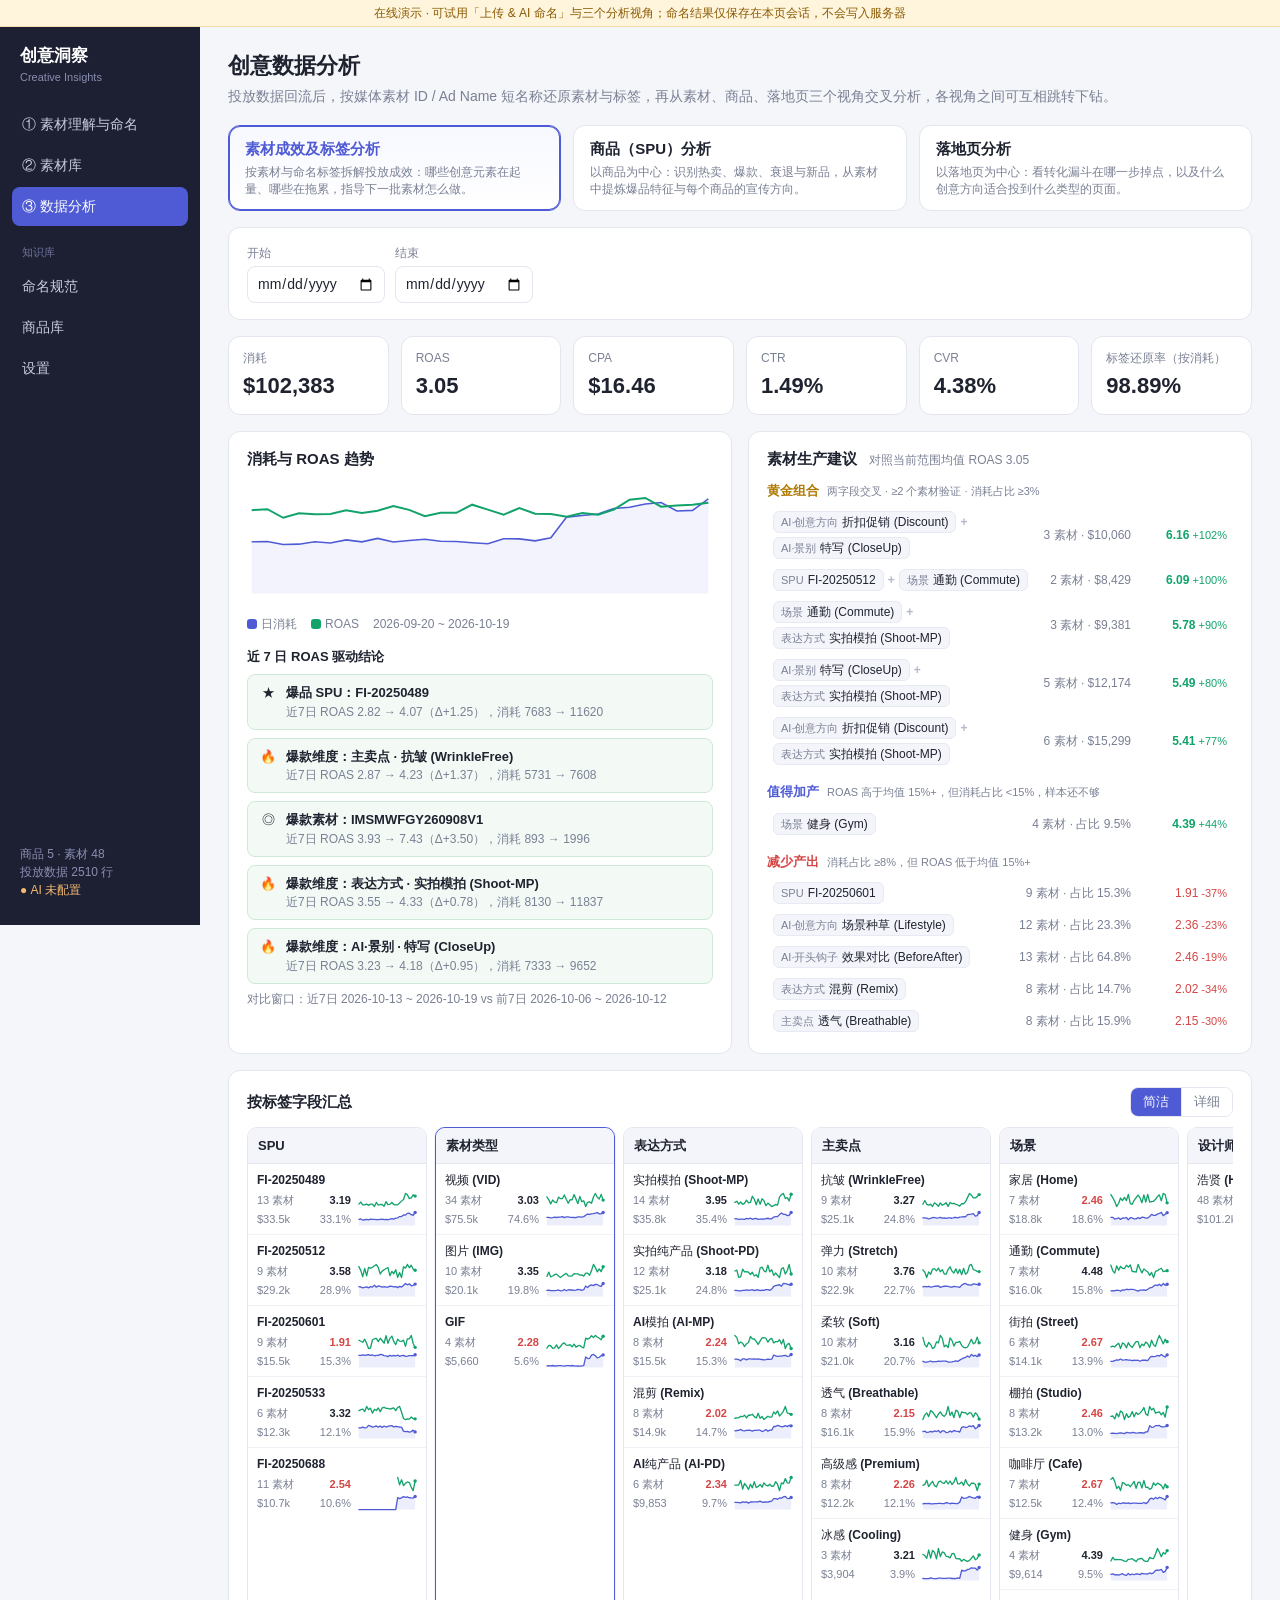
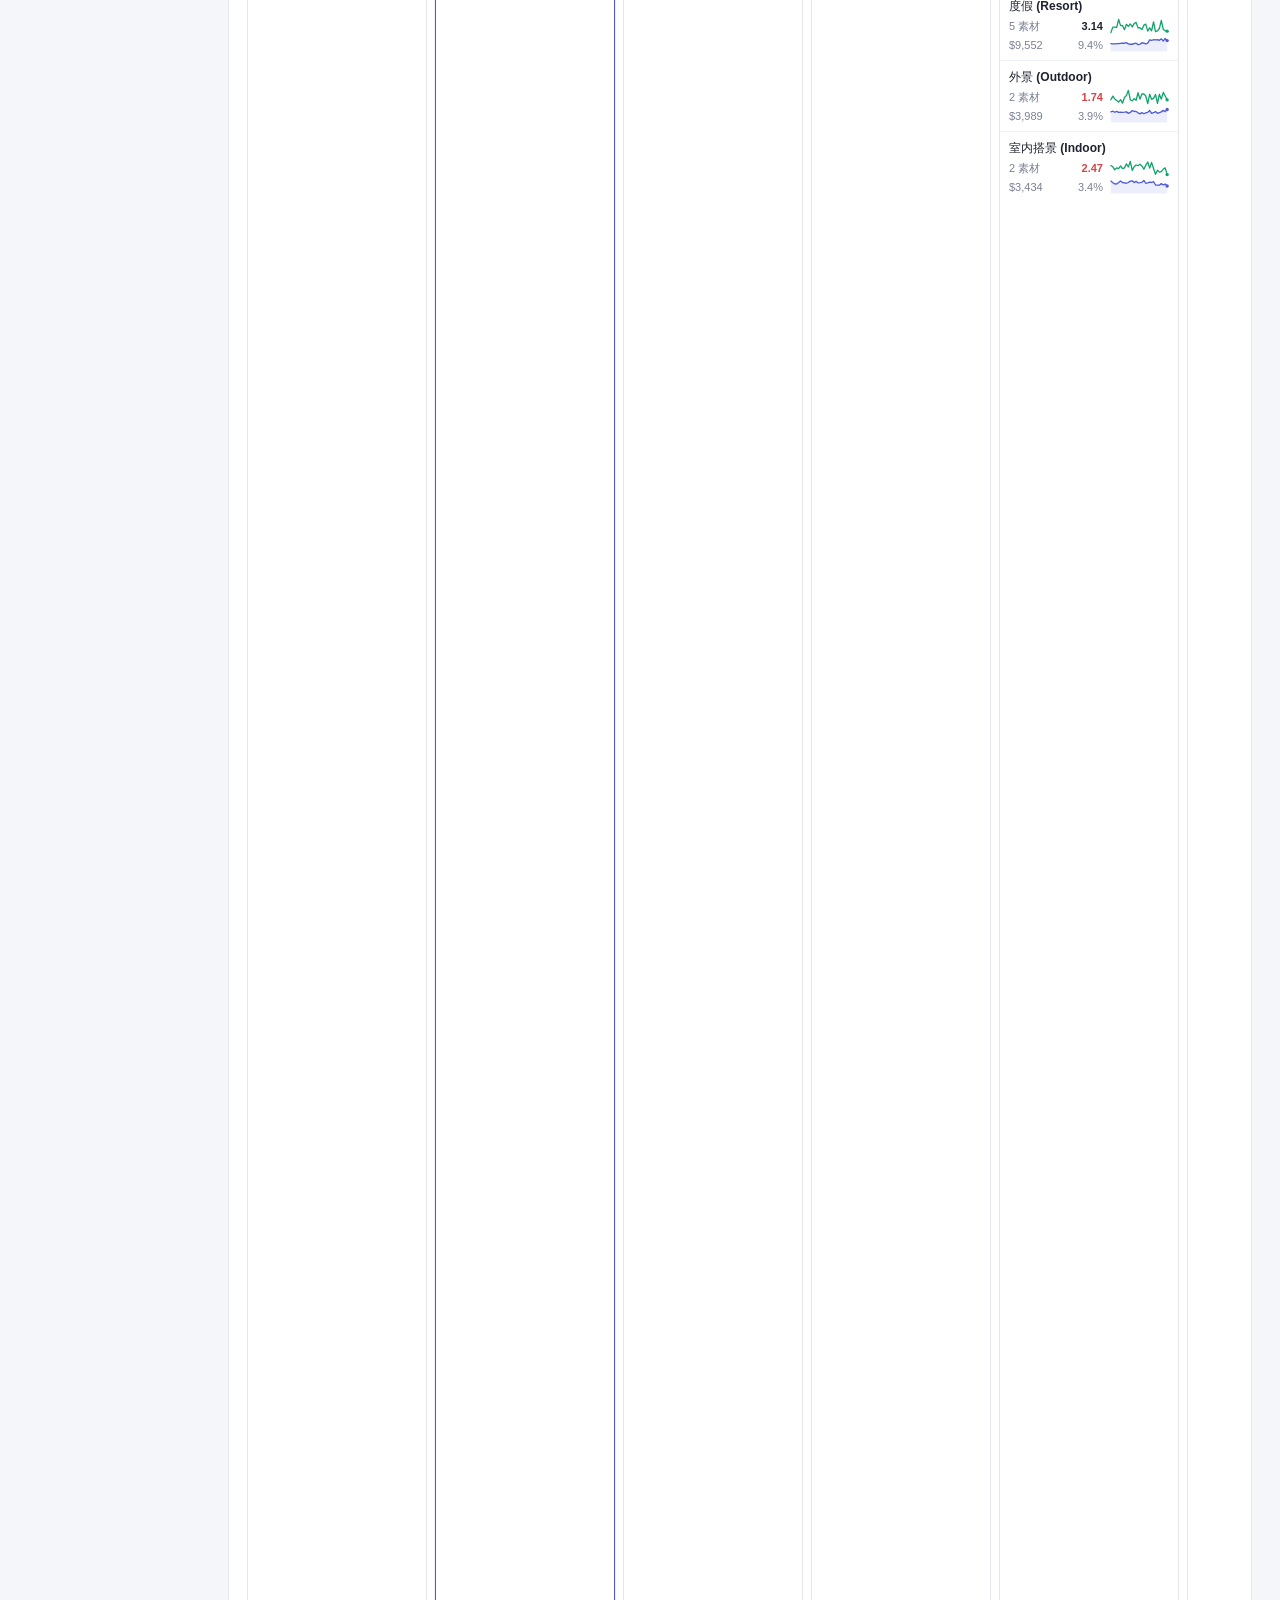
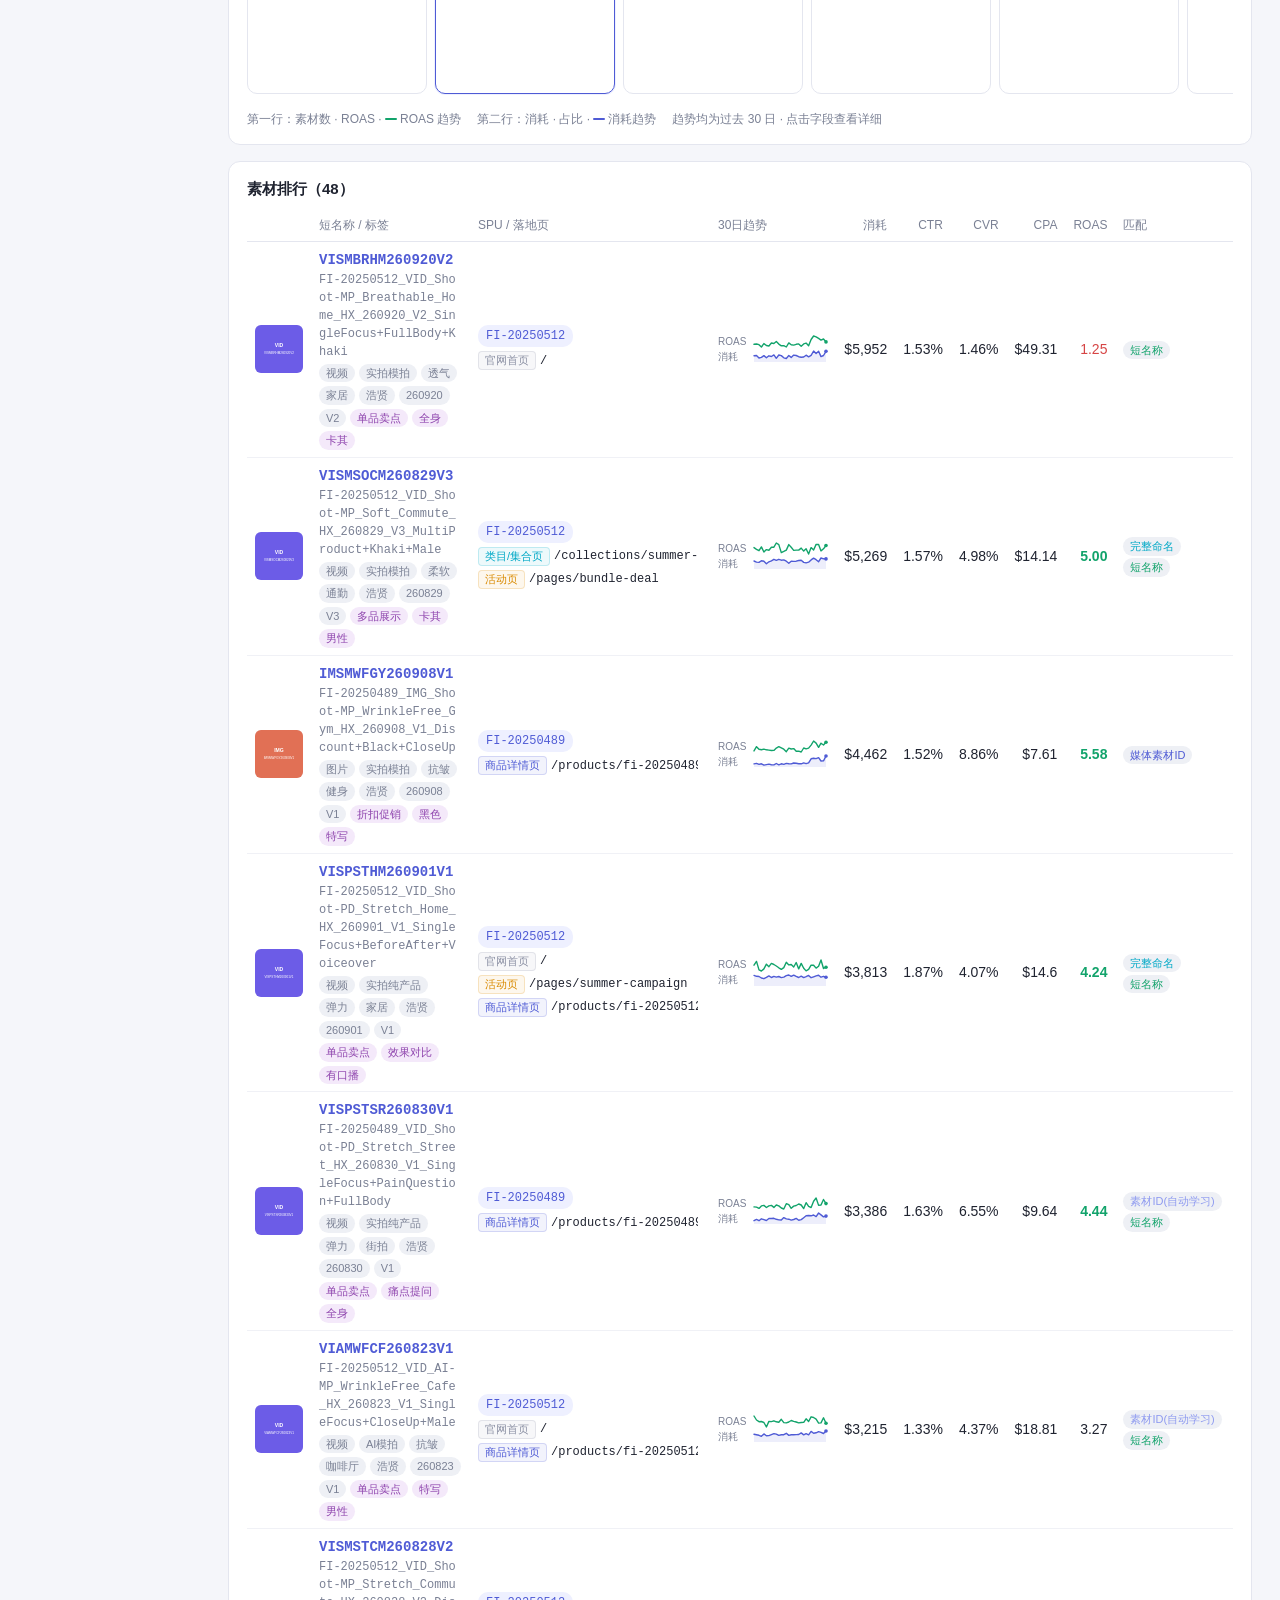
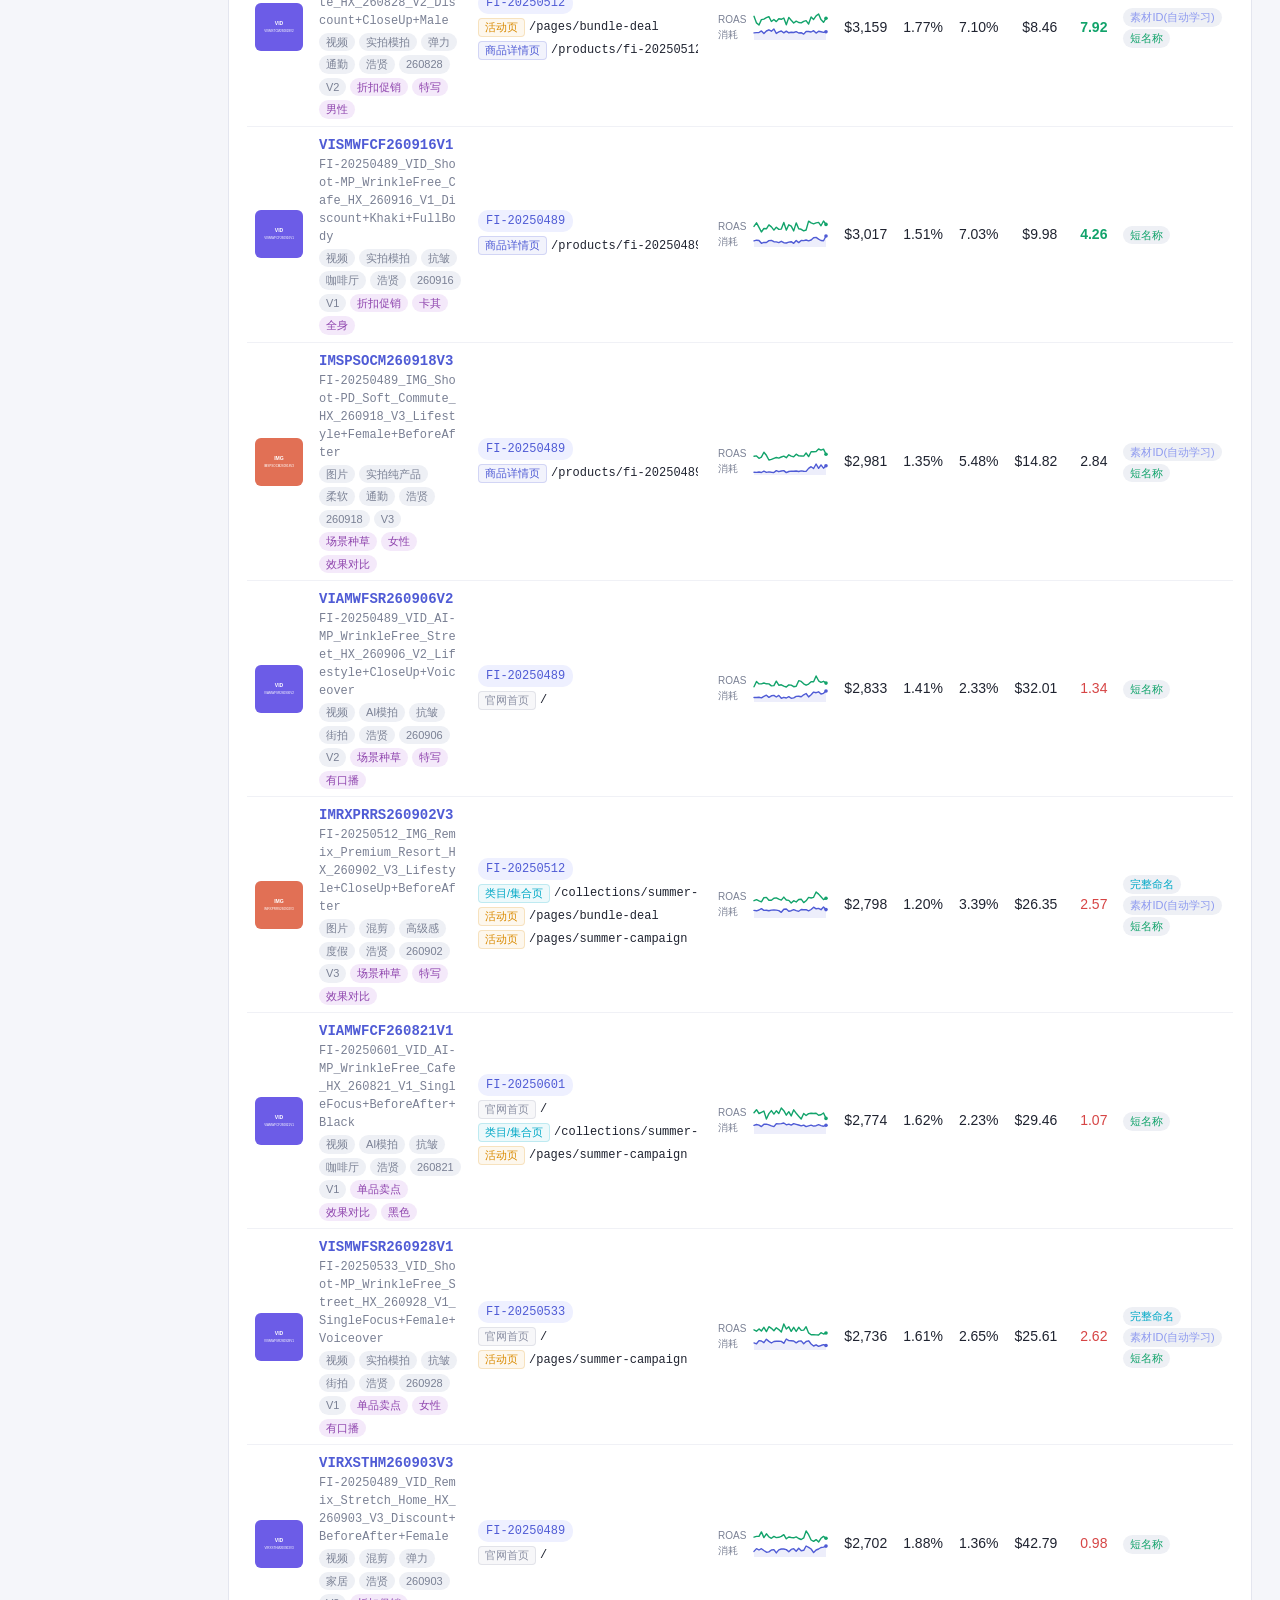
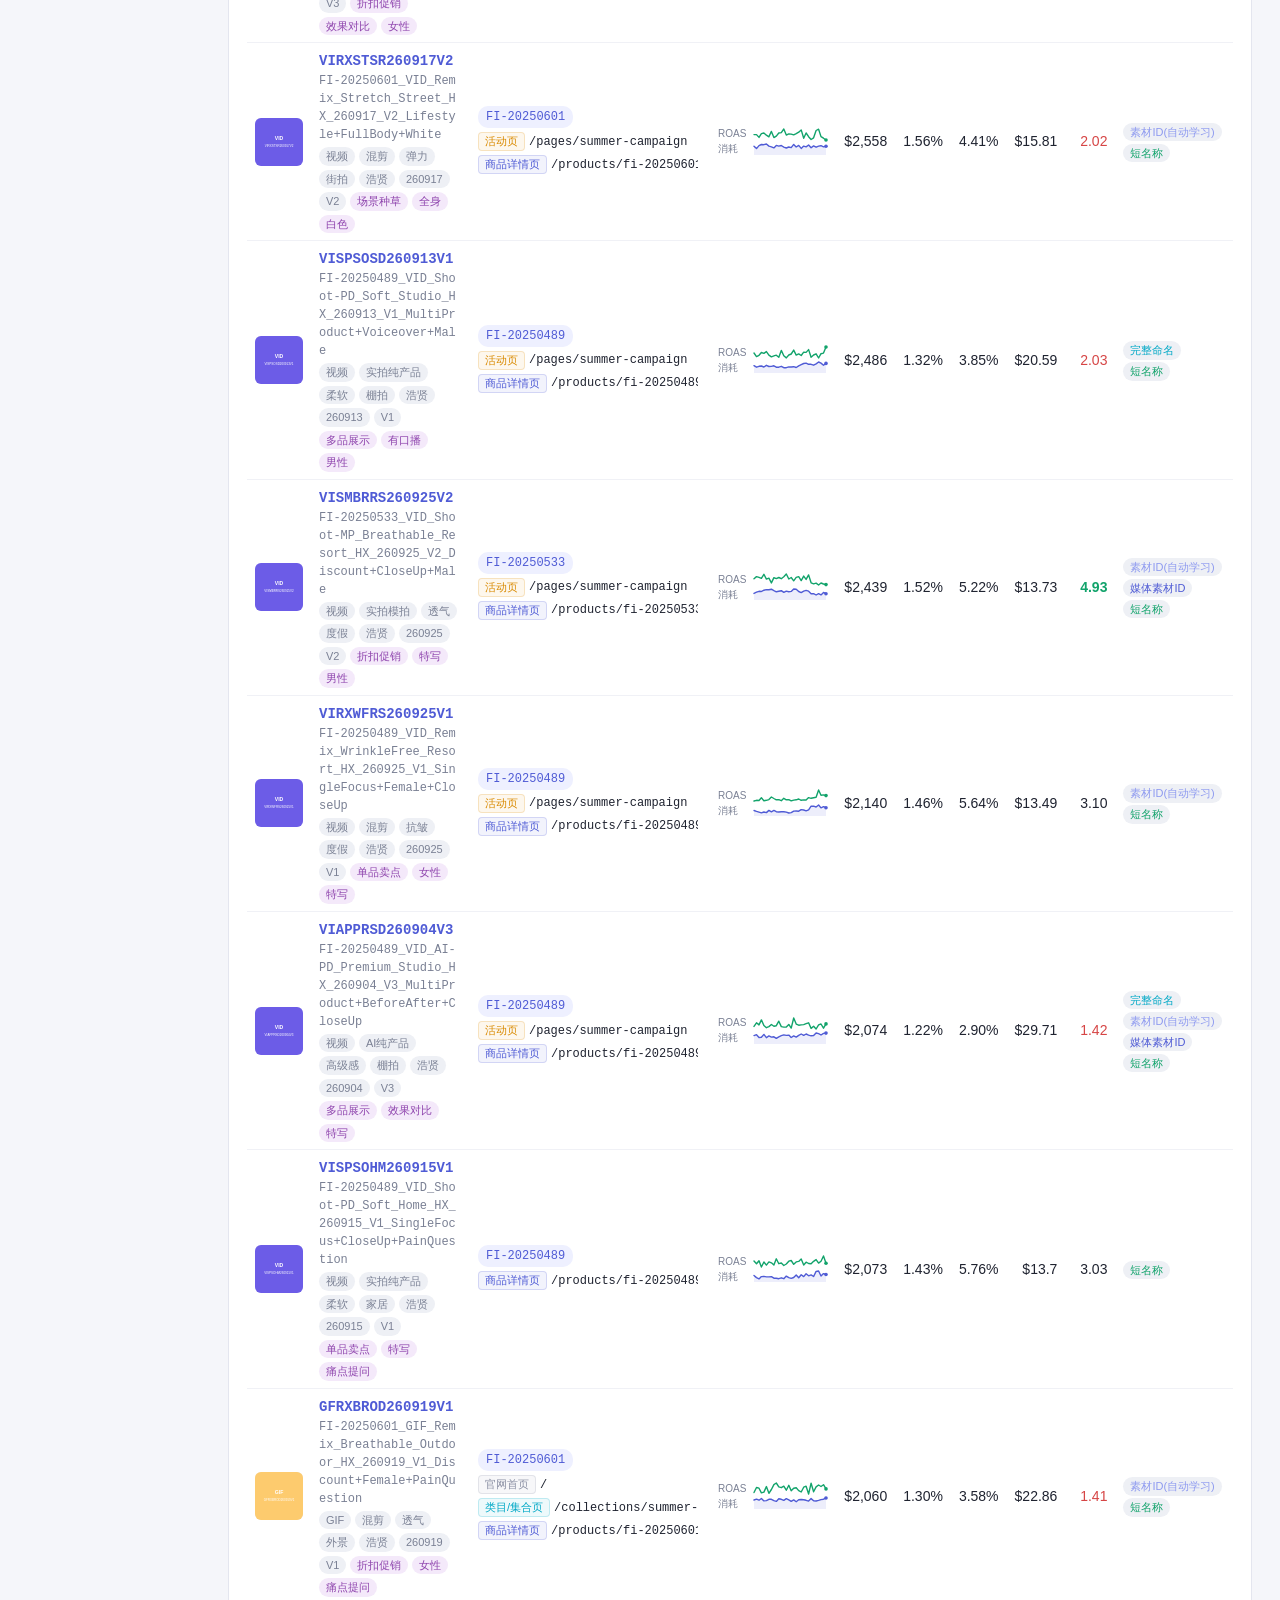
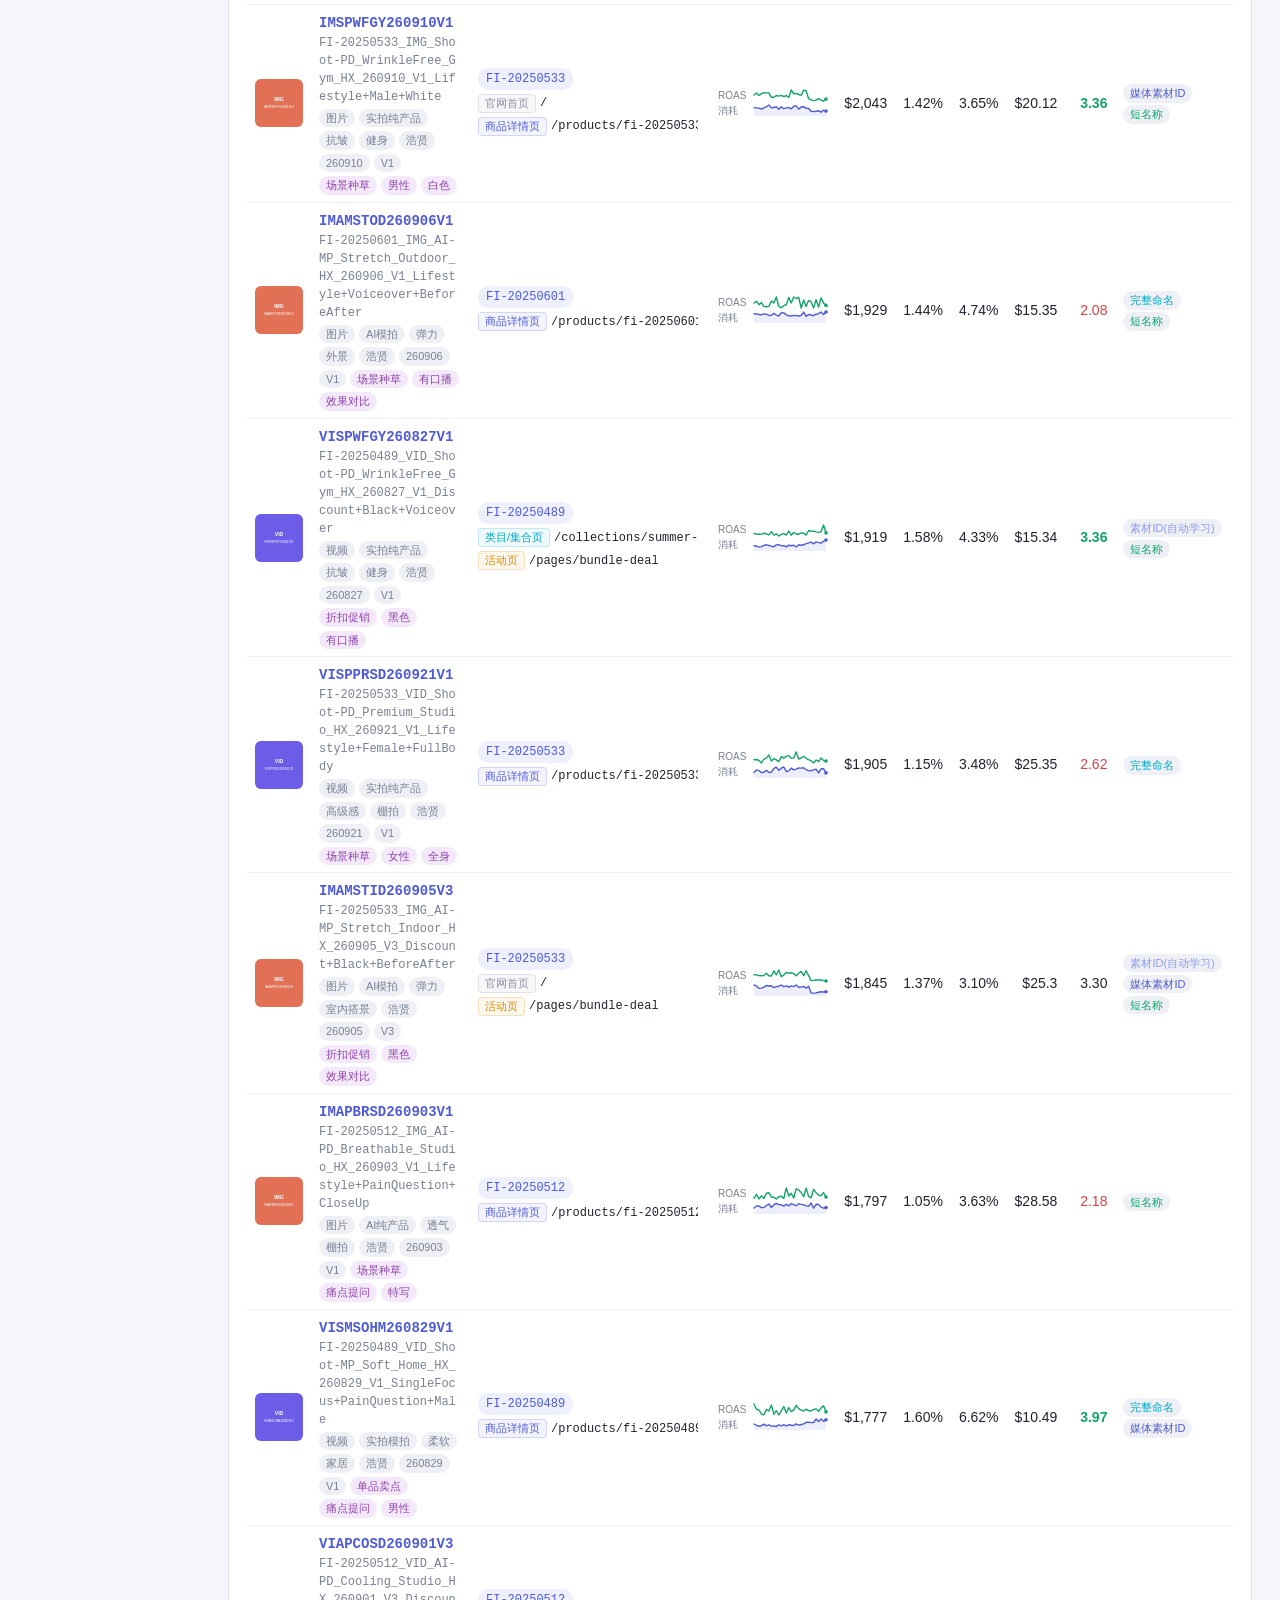
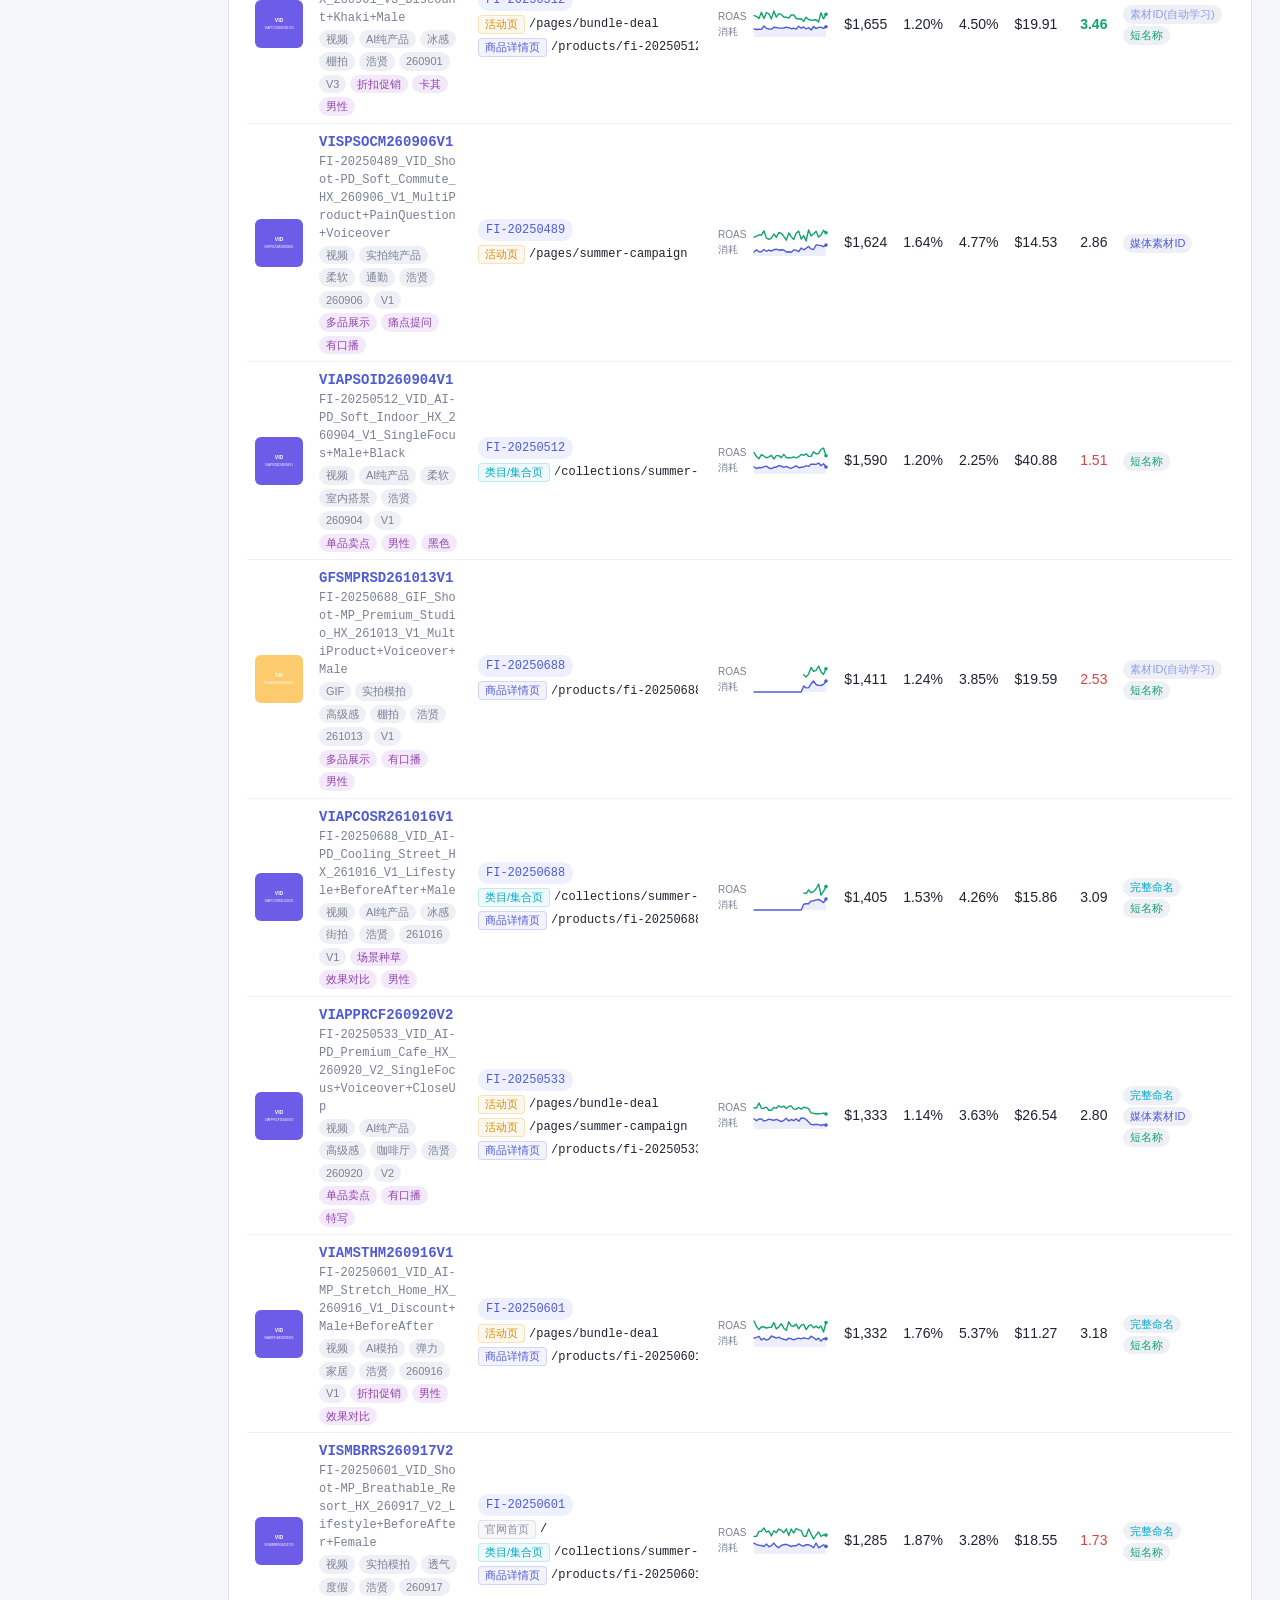
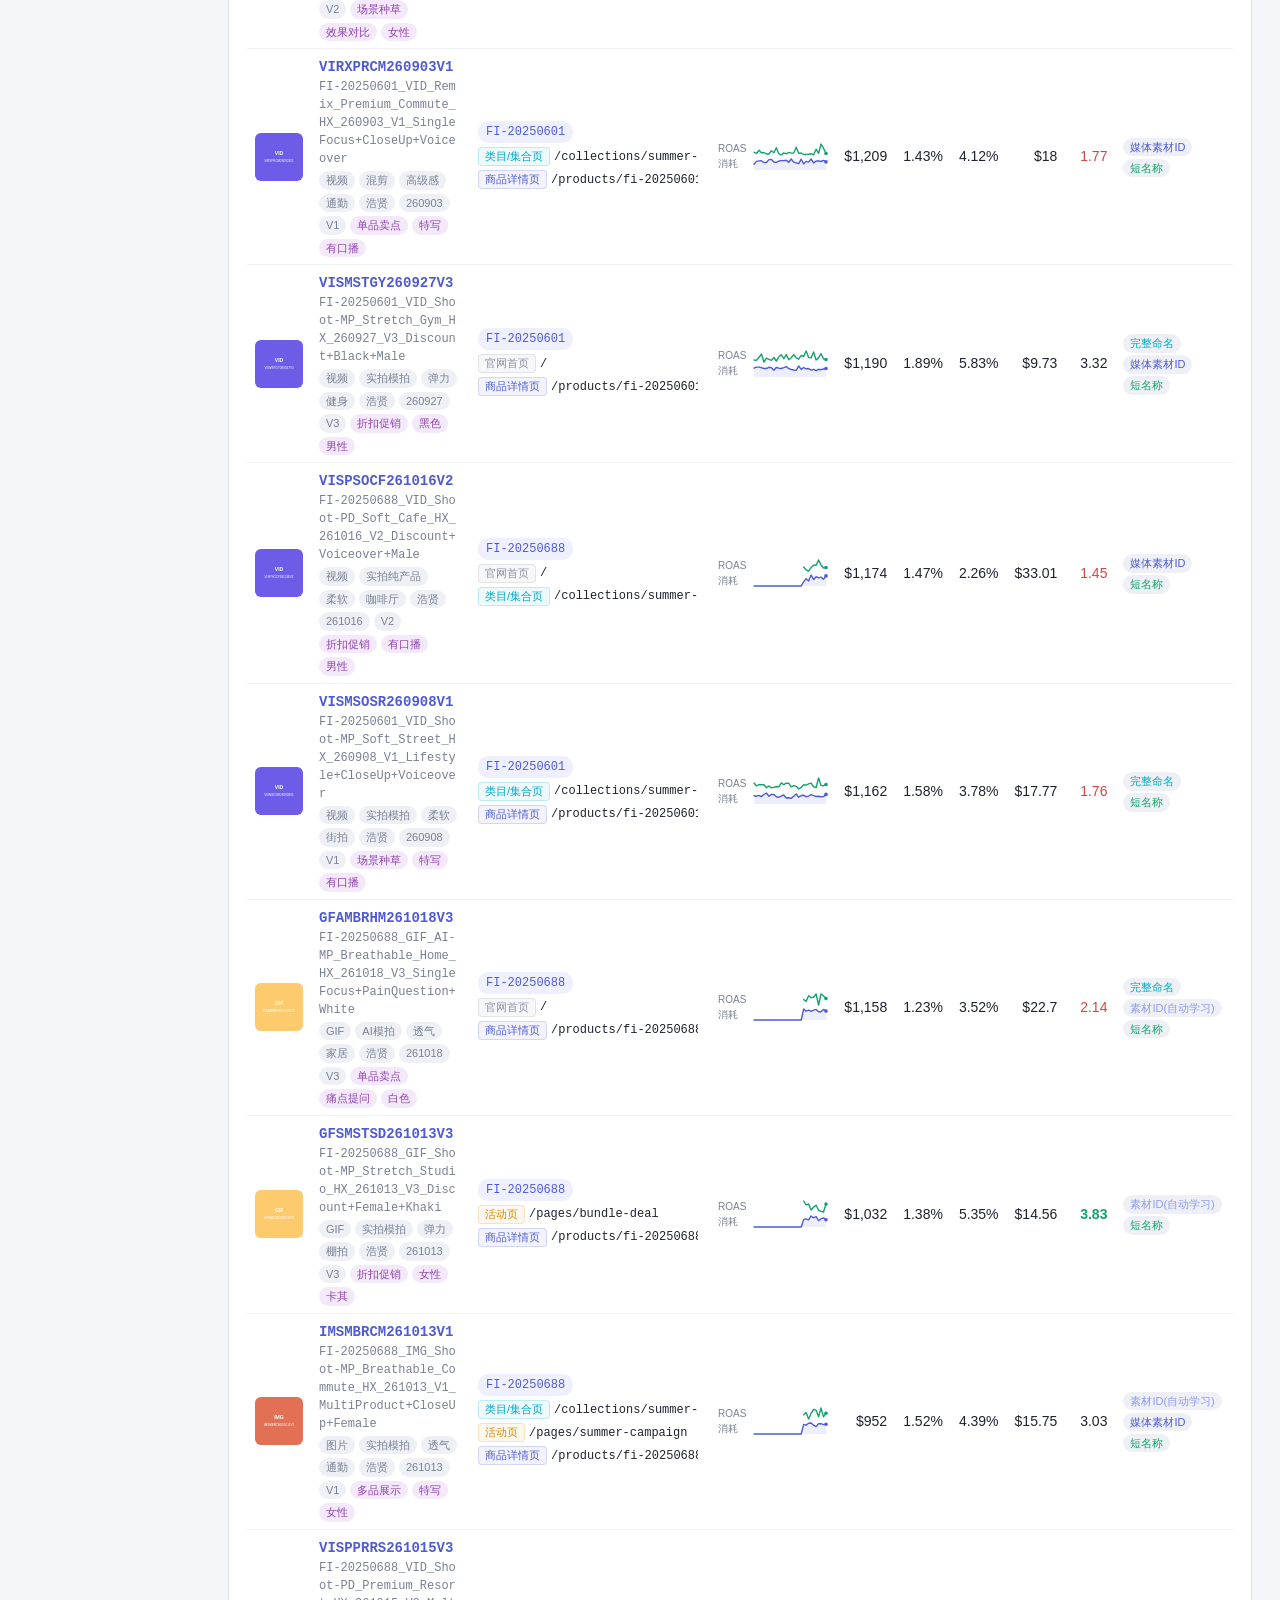
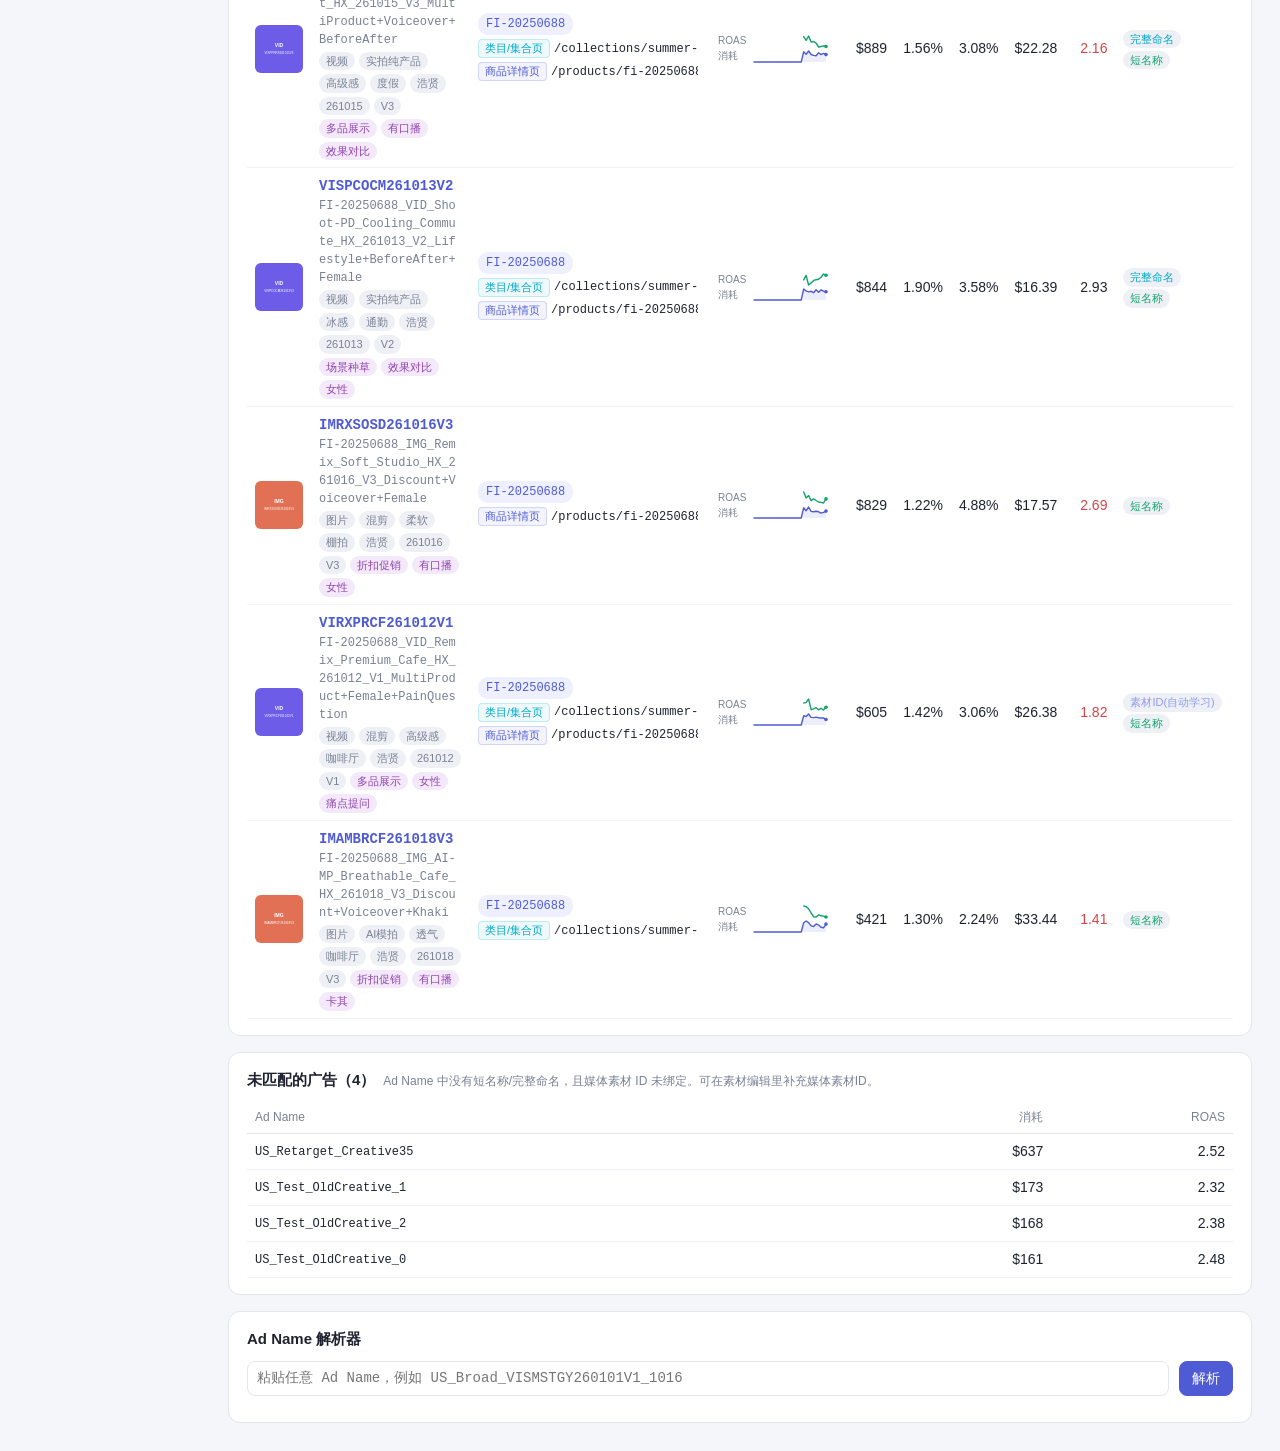
<file: docs/index.html>
<!doctype html>
<html lang="zh-CN">
<head>
  <meta charset="utf-8">
  <meta name="viewport" content="width=device-width, initial-scale=1">
  <title>创意洞察</title>
  <link rel="stylesheet" href="style.css">
</head>
<body>
  <aside class="nav">
    <div class="brand">创意洞察<small>Creative Insights</small></div>
    <a href="#/upload" data-page="upload">① 素材理解与命名</a>
    <a href="#/assets" data-page="assets">② 素材库</a>
    <a href="#/analytics" data-page="analytics">③ 数据分析</a>
    <div class="nav-sep">知识库</div>
    <a href="#/spec" data-page="spec">命名规范</a>
    <a href="#/products" data-page="products">商品库</a>
    <a href="#/settings" data-page="settings">设置</a>
    <div class="nav-foot" id="navFoot"></div>
  </aside>
  <main id="main"></main>
  <div id="modal" class="modal hidden"><div class="modal-box"><div class="modal-head"><b id="modalTitle"></b><button class="btn ghost" id="modalClose">✕</button></div><div id="modalBody"></div></div></div>
  <div id="toasts"></div>
  <script>window.STATIC_DEMO = 1;</script>
  <script src="app.js"></script>
</body>
</html>
</file>
<file: docs/style.css>
* { box-sizing: border-box; }
:root {
  --bg: #f5f6fa; --card: #fff; --line: #e4e6ef; --text: #1f2330; --muted: #7a8094;
  --pri: #4f5bd5; --pri-l: #eef0ff; --ok: #12a36b; --warn: #d98a00; --bad: #d64545; --ai: #8e44ad;
}
body { margin: 0; font: 14px/1.5 -apple-system, BlinkMacSystemFont, "PingFang SC", "Helvetica Neue", sans-serif; color: var(--text); background: var(--bg); display: flex; min-height: 100vh; }
code, .mono { font-family: "SF Mono", Menlo, Consolas, monospace; }
a { color: var(--pri); text-decoration: none; }

.nav { width: 200px; flex-shrink: 0; background: #1d2033; color: #c9cbe0; padding: 18px 12px; position: sticky; top: 0; height: 100vh; display: flex; flex-direction: column; gap: 2px; }
.brand { color: #fff; font-size: 17px; font-weight: 700; padding: 0 8px 18px; }
.brand small { display: block; font-size: 11px; font-weight: 400; color: #8a8db0; }
.nav a { color: #c9cbe0; padding: 9px 10px; border-radius: 8px; }
.nav a:hover { background: #2a2e48; }
.nav a.active { background: var(--pri); color: #fff; }
.nav-sep { font-size: 11px; color: #6f7398; padding: 16px 10px 4px; }
.nav-foot { margin-top: auto; font-size: 12px; color: #8a8db0; padding: 8px; }

main { flex: 1; padding: 24px 28px 60px; min-width: 0; }
h1 { font-size: 22px; margin: 0 0 4px; }
.sub { color: var(--muted); margin: 0 0 18px; }
h3 { margin: 0 0 10px; font-size: 15px; }
.card { background: var(--card); border: 1px solid var(--line); border-radius: 12px; padding: 16px 18px; margin-bottom: 16px; }
.row { display: flex; gap: 10px; align-items: center; flex-wrap: wrap; }
.grow { flex: 1; }
.muted { color: var(--muted); }
.small { font-size: 12px; }
.hidden { display: none !important; }
.grid2 { display: grid; grid-template-columns: 1fr 1fr; gap: 16px; }
@media (max-width: 1100px) { .grid2 { grid-template-columns: 1fr; } }

input, select, textarea { font: inherit; border: 1px solid var(--line); border-radius: 8px; padding: 6px 9px; background: #fff; color: var(--text); min-width: 0; }
input:focus, select:focus, textarea:focus { outline: 2px solid var(--pri-l); border-color: var(--pri); }
label.f { display: flex; flex-direction: column; gap: 4px; font-size: 12px; color: var(--muted); }
label.f > input, label.f > select { font-size: 14px; color: var(--text); }
.btn { font: inherit; border: 1px solid var(--line); background: #fff; color: var(--text); padding: 6px 12px; border-radius: 8px; cursor: pointer; white-space: nowrap; }
.btn:hover { border-color: var(--pri); color: var(--pri); }
.btn.pri { background: var(--pri); border-color: var(--pri); color: #fff; }
.btn.pri:hover { filter: brightness(1.08); color: #fff; }
.btn.ghost { border-color: transparent; background: transparent; }
.btn.danger:hover { border-color: var(--bad); color: var(--bad); }
.btn.sm { padding: 2px 8px; font-size: 12px; }
.btn:disabled { opacity: .5; cursor: default; }

.badge { display: inline-block; font-size: 11px; padding: 1px 7px; border-radius: 10px; background: #eef0f5; color: var(--muted); white-space: nowrap; }
.badge.ai { background: #f4e9fa; color: var(--ai); }
.badge.new { background: #fff3dc; color: var(--warn); }
.badge.ok { background: #e3f6ee; color: var(--ok); }
.badge.bad { background: #fde8e8; color: var(--bad); }
.badge.pri { background: var(--pri-l); color: var(--pri); }

table.t { width: 100%; border-collapse: collapse; }
table.t th { text-align: left; font-weight: 500; color: var(--muted); font-size: 12px; border-bottom: 1px solid var(--line); padding: 7px 8px; white-space: nowrap; }
table.t td { border-bottom: 1px solid #f0f1f6; padding: 7px 8px; vertical-align: middle; }
table.t tr:hover td { background: #fafbff; }
table.t td.num, table.t th.num { text-align: right; font-variant-numeric: tabular-nums; }
table.t input { width: 100%; }

/* drop zone */
.drop { border: 2px dashed #c6cae0; border-radius: 14px; padding: 34px; text-align: center; background: #fbfbff; cursor: pointer; transition: .15s; }
.drop.over { border-color: var(--pri); background: var(--pri-l); }
.drop b { font-size: 16px; }

/* editor */
.editor { display: grid; grid-template-columns: 220px 1fr; gap: 18px; }
@media (max-width: 900px) { .editor { grid-template-columns: 1fr; } }
.ed-media img, .ed-media video { width: 100%; max-height: 340px; object-fit: contain; border-radius: 10px; background: #111; display: block; }
.ed-media .ph { width: 100%; aspect-ratio: 4/5; border-radius: 10px; background: #eceef5; display: flex; align-items: center; justify-content: center; color: var(--muted); }
.ed-desc { font-size: 12px; color: var(--muted); margin-top: 8px; }
.names { background: #f7f8fc; border: 1px solid var(--line); border-radius: 10px; padding: 10px 12px; margin-bottom: 12px; }
.names .nm { display: flex; align-items: center; gap: 8px; margin: 3px 0; }
.names .nm > span:first-child { width: 64px; color: var(--muted); font-size: 12px; flex-shrink: 0; }
.names code { font-size: 13px; word-break: break-all; background: #fff; border: 1px solid var(--line); padding: 3px 8px; border-radius: 6px; flex: 1; }
.names code.short { color: var(--pri); font-weight: 600; flex: 0 1 auto; }
.frow { display: grid; grid-template-columns: 110px 1fr; gap: 10px; align-items: center; padding: 5px 0; border-bottom: 1px dashed #eef0f5; }
.frow > .fl { font-size: 13px; color: var(--muted); }
.frow > .fl .badge { margin-left: 3px; }
.fctl { display: flex; gap: 6px; align-items: center; flex-wrap: wrap; }
.fctl select { min-width: 200px; }
.reason { font-size: 12px; color: var(--muted); max-width: 420px; overflow: hidden; text-overflow: ellipsis; white-space: nowrap; }
.chips { display: flex; flex-wrap: wrap; gap: 6px; }
.chip { display: inline-flex; align-items: center; gap: 5px; border: 1px solid #e4d3ef; background: #faf5fd; border-radius: 14px; padding: 2px 4px 2px 9px; font-size: 12px; }
.chip.off { opacity: .45; }
.chip .cat { color: var(--ai); }
.chip button { border: 0; background: none; cursor: pointer; color: var(--muted); padding: 0 3px; }
.ptag { display: inline-flex; gap: 6px; align-items: center; }
.ptag img { width: 30px; height: 30px; object-fit: cover; border-radius: 5px; }

.qitem { margin-bottom: 16px; }
.qhead { display: flex; align-items: center; gap: 10px; margin-bottom: 12px; }

/* 以视频为中心：左侧播放器 + 时间轴，右侧「内容理解 / 素材命名」切换 */
.vx { display: grid; grid-template-columns: 340px minmax(0, 1fr); gap: 20px; align-items: start; }
@media (max-width: 1000px) { .vx { grid-template-columns: 1fr; } }
.vx-side { position: sticky; top: 12px; }
.vx-side .ed-media img, .vx-side .ed-media video { max-height: 520px; }
.vx-sum { margin-top: 10px; background: #f7f8fc; border: 1px solid var(--line); border-radius: 10px; padding: 8px 10px; font-size: 12px; display: grid; gap: 4px; }
.vx-sum span { color: var(--muted); margin-right: 6px; }
.vx-sum code.short { color: var(--pri); font-weight: 600; }
.tl { position: relative; display: flex; gap: 2px; height: 26px; margin-top: 8px; border-radius: 6px; overflow: hidden; }
.tl-seg { border: 0; padding: 0; min-width: 4px; cursor: pointer; color: #fff; font-size: 10px; opacity: .82; position: relative; }
.tl-seg.cont { opacity: .6; background-image: repeating-linear-gradient(45deg, rgba(255,255,255,.18) 0 4px, transparent 4px 8px) !important; }
.tl-seg:hover, .tl-seg.on { opacity: 1; box-shadow: inset 0 0 0 2px #111; }
.tl-seg span { pointer-events: none; }
.tl-head { position: absolute; top: -2px; bottom: -2px; width: 2px; background: #111; left: 0; pointer-events: none; transition: left .1s linear; }
.tl-legend { display: flex; flex-wrap: wrap; gap: 8px; margin-top: 5px; font-size: 11px; color: var(--muted); }
.tl-legend i { display: inline-block; width: 9px; height: 9px; border-radius: 2px; margin-right: 3px; vertical-align: -1px; }

.vx-tabs { display: flex; gap: 6px; border-bottom: 1px solid var(--line); margin-bottom: 12px; }
.vx-tabs button { border: 0; background: none; padding: 8px 14px 9px; font: inherit; font-size: 15px; font-weight: 600; color: var(--muted); cursor: pointer; border-bottom: 2px solid transparent; margin-bottom: -1px; }
.vx-tabs button small { display: block; font-size: 11px; font-weight: 400; }
.vx-tabs button.on { color: var(--pri); border-bottom-color: var(--pri); }
.subtabs { display: flex; gap: 8px; align-items: center; margin-bottom: 12px; flex-wrap: wrap; }
.subtabs button[data-sub] { border: 1px solid var(--line); background: #fff; border-radius: 10px; padding: 6px 14px; cursor: pointer; font: inherit; text-align: left; }
.subtabs button[data-sub] small { display: block; font-size: 11px; color: var(--muted); }
.subtabs button[data-sub].on { border-color: var(--pri); background: var(--pri-l); color: var(--pri); }

.ov { background: linear-gradient(180deg, #f7f8ff, #fff); border: 1px solid #dfe3f5; border-radius: 10px; padding: 10px 12px; margin-bottom: 12px; }
.ov-h, .mod-h { font-size: 12px; color: var(--muted); font-weight: 600; margin-bottom: 4px; }
.mod-h b { color: var(--text); }
.ov p { margin: 0 0 8px; font-size: 14px; line-height: 1.6; }
.mods { display: grid; grid-template-columns: repeat(auto-fill, minmax(240px, 1fr)); gap: 10px; }
.mods.two { grid-template-columns: 1fr 1fr; margin-top: 12px; }
@media (max-width: 820px) { .mods.two { grid-template-columns: 1fr; } }
.mod { border: 1px solid var(--line); border-radius: 10px; padding: 9px 11px; background: #fff; min-width: 0; }
.mod.wide { grid-column: span 2; }
@media (max-width: 820px) { .mod.wide { grid-column: auto; } }
.mod .it { padding: 5px 0; border-top: 1px dashed #eef0f5; font-size: 13px; }
.mod .it:first-of-type { border-top: 0; }
.kv { display: grid; grid-template-columns: 76px 1fr; gap: 6px; font-size: 12px; padding: 2px 0; }
.kv > span { color: var(--muted); }
.crefs { display: inline-flex; flex-wrap: wrap; gap: 3px; margin-left: 4px; vertical-align: 1px; }
.cref { border: 1px solid #c9cdf3; background: var(--pri-l); color: var(--pri); border-radius: 5px; font-size: 11px; padding: 0 5px; cursor: pointer; font-family: "SF Mono", Menlo, monospace; }
.cref:hover { background: var(--pri); color: #fff; }
.dots { color: var(--warn); letter-spacing: -1px; font-size: 9px; margin-left: 2px; }
.sec-h { display: flex; align-items: center; gap: 8px; font-weight: 600; margin: 16px 0 8px; }
.depts { margin-top: 10px; border: 1px solid var(--line); border-radius: 10px; padding: 8px 12px; background: #fcfcfe; }
.depts summary { cursor: pointer; font-weight: 600; font-size: 13px; }
.dept-grid { display: grid; grid-template-columns: repeat(auto-fill, minmax(220px, 1fr)); gap: 10px; margin-top: 8px; }
.dept b { font-size: 12px; }
.dept ul { margin: 4px 0 0; padding-left: 16px; font-size: 12px; }

.clips { position: relative; display: flex; gap: 10px; overflow-x: auto; padding: 2px 2px 10px; scroll-snap-type: x proximity; }
.clip { flex: 0 0 236px; border: 1px solid var(--line); border-radius: 10px; background: #fff; overflow: hidden; scroll-snap-align: start; transition: box-shadow .15s, border-color .15s; }
.clip.on { border-color: var(--pri); box-shadow: 0 0 0 2px var(--pri-l); }
.clip.role-card { flex-basis: 210px; }
.clip-img { position: relative; height: 150px; background: #111; cursor: pointer; }
.clip-img.sm { height: 110px; }
.clip-img img { width: 100%; height: 100%; object-fit: contain; display: block; }
.clip-img .ph { height: 100%; }
.clip-t { position: absolute; left: 6px; bottom: 6px; background: rgba(0,0,0,.65); color: #fff; font-size: 11px; padding: 1px 6px; border-radius: 4px; font-family: "SF Mono", Menlo, monospace; }
.role { position: absolute; right: 6px; top: 6px; color: #fff; font-size: 11px; padding: 1px 6px; border-radius: 4px; }
.clip-b { padding: 7px 9px 9px; }
.clip-cam { font-size: 12px; font-weight: 600; margin-bottom: 4px; }
.clip .kv { grid-template-columns: 34px 1fr; }

.pred { display: flex; gap: 16px; align-items: stretch; border: 1px solid #dfe3f5; border-radius: 12px; padding: 12px 14px; background: linear-gradient(180deg, #f7f8ff, #fff); }
.tier { width: 86px; flex-shrink: 0; border-radius: 10px; display: flex; flex-direction: column; align-items: center; justify-content: center; font-size: 40px; font-weight: 800; color: #fff; background: #9aa0b4; }
.tier small { font-size: 11px; font-weight: 400; opacity: .9; }
.tier-S { background: #12a36b; } .tier-A { background: #2f80ed; } .tier-B { background: #d98a00; } .tier-C { background: #d64545; }
.pred-m { flex: 1; min-width: 0; }
.pred-roas { font-size: 18px; font-weight: 700; display: flex; gap: 8px; align-items: center; flex-wrap: wrap; }
.pred-m p { margin: 6px 0 0; font-size: 13px; }
.conf { height: 6px; background: #eceef5; border-radius: 3px; overflow: hidden; margin-top: 6px; max-width: 260px; }
.conf i { display: block; height: 100%; background: var(--pri); }
.tier-key { margin: 4px 2px 0; }
.basis { margin-top: 10px; border: 1px solid var(--line); border-radius: 10px; padding: 8px 12px; }
.basis summary { cursor: pointer; font-size: 13px; font-weight: 600; }
table.t.mini td, table.t.mini th { padding: 4px 6px; font-size: 12px; }
.efn { display: grid; grid-template-columns: repeat(7, minmax(0, 1fr)); gap: 6px; }
@media (max-width: 820px) { .efn { grid-template-columns: repeat(4, 1fr); } }
.efn-c { border: 1px solid var(--line); border-radius: 8px; padding: 6px 7px; font-size: 12px; display: grid; gap: 2px; }
.efn-c span { color: var(--muted); }
.efn-bar { height: 5px; background: #eceef5; border-radius: 3px; overflow: hidden; }
.efn-bar i { display: block; height: 100%; background: #9aa0b4; }
.efn-c.ok .efn-bar i { background: var(--ok); } .efn-c.new .efn-bar i { background: var(--warn); } .efn-c.bad .efn-bar i { background: var(--bad); }
.efn-c.bad { border-color: #f3c4c4; }
.efn-reasons { margin-top: 6px; display: grid; gap: 3px; }
.edit { border: 1px solid var(--line); border-radius: 10px; padding: 10px 12px; margin-bottom: 10px; background: #fff; }
.edit-h { display: flex; align-items: center; gap: 6px; flex-wrap: wrap; margin-bottom: 6px; }
.pri-n { width: 20px; height: 20px; border-radius: 50%; background: var(--pri); color: #fff; font-size: 12px; display: inline-flex; align-items: center; justify-content: center; }
.diff { display: grid; grid-template-columns: 1fr 1fr; gap: 8px; margin-bottom: 6px; }
@media (max-width: 820px) { .diff { grid-template-columns: 1fr; } }
.diff > div { font-size: 13px; border-radius: 8px; padding: 6px 8px; background: #fdf2f2; }
.diff > div + div { background: #eefaf4; }
.diff span { font-size: 11px; font-weight: 700; margin-right: 6px; color: var(--muted); }
.gen { margin-top: 6px; }
.sc-grid { display: grid; grid-template-columns: repeat(auto-fill, minmax(220px, 1fr)); gap: 12px; }
.sc { border: 1px solid var(--line); border-radius: 10px; background: #fff; padding: 0; text-align: left; cursor: pointer; overflow: hidden; font: inherit; color: inherit; }
.sc:hover { border-color: var(--pri); box-shadow: 0 0 0 2px var(--pri-l); }
.sc-img { position: relative; height: 180px; background: #111; }
.sc-img img { width: 100%; height: 100%; object-fit: contain; display: block; }
.tier-mini { position: absolute; right: 8px; top: 8px; color: #fff; font-weight: 800; border-radius: 6px; padding: 0 8px; font-size: 16px; }
.sc-b { padding: 8px 10px; display: grid; gap: 3px; }
.sc-b code { color: var(--pri); font-weight: 600; font-size: 12px; }
.efd-prompt { white-space: pre-wrap; word-break: break-word; background: #111827; color: #e5e7eb; border-radius: 8px; padding: 10px 12px; font-size: 12px; line-height: 1.5; margin: 6px 0 0; max-height: 180px; overflow: auto; }
.spin { display: inline-block; width: 14px; height: 14px; border: 2px solid #ccd; border-top-color: var(--pri); border-radius: 50%; animation: sp 0.8s linear infinite; vertical-align: -2px; }
@keyframes sp { to { transform: rotate(360deg); } }

/* thumbs */
.th { width: 48px; height: 48px; object-fit: cover; border-radius: 6px; background: #eceef5; display: block; }

/* spec */
.field-card { border: 1px solid var(--line); border-radius: 10px; margin-bottom: 12px; background: #fff; }
.field-head { display: flex; align-items: center; gap: 8px; padding: 10px 12px; background: #f8f9fc; border-radius: 10px 10px 0 0; flex-wrap: wrap; }
.field-head .idx { width: 24px; height: 24px; border-radius: 50%; background: var(--pri); color: #fff; display: flex; align-items: center; justify-content: center; font-size: 12px; }
.field-body { padding: 8px 12px 12px; }
.field-body table.t input { border-color: transparent; background: transparent; }
.field-body table.t input:hover, .field-body table.t input:focus { border-color: var(--line); background: #fff; }
.fboard { display: flex; align-items: stretch; overflow-x: auto; padding: 2px 2px 12px; margin-bottom: 12px; }
.fsep { flex: 0 0 auto; align-self: flex-start; margin-top: 9px; padding: 0 3px; color: var(--muted); font: 600 13px "SF Mono", Menlo, monospace; }
.fcol { flex: 0 0 150px; width: 150px; border: 1px solid var(--line); border-radius: 10px; background: #fff; display: flex; flex-direction: column; position: relative; transition: opacity .15s; }
.fcol.narrow { flex-basis: 118px; width: 118px; }
.fcol.off { opacity: .55; }
.fcol.dragging { opacity: .3; }
.fcol.drop-before::before, .fcol.drop-after::after { content: ""; position: absolute; top: -2px; bottom: -2px; width: 3px; border-radius: 2px; background: var(--pri); }
.fcol.drop-before::before { left: -9px; }
.fcol.drop-after::after { right: -9px; }
.fcol-head { display: flex; align-items: center; gap: 2px; padding: 5px 4px 3px; background: #f4f5fb; border-radius: 10px 10px 0 0; }
.grip { cursor: grab; user-select: none; color: #a6abc4; font-size: 12px; letter-spacing: -2px; display: flex; align-items: center; gap: 3px; padding: 2px 3px 2px 1px; border-radius: 5px; flex-shrink: 0; }
.grip:hover { background: var(--pri-l); color: var(--pri); }
.grip:active { cursor: grabbing; }
.grip b { letter-spacing: 0; font-size: 10px; width: 16px; height: 16px; border-radius: 50%; background: var(--pri); color: #fff; display: inline-flex; align-items: center; justify-content: center; }
.fname { flex: 1; width: 0; font-weight: 600; font-size: 13px; padding: 2px 4px; border-color: transparent; background: transparent; }
.fcol-meta { display: flex; align-items: center; gap: 4px; padding: 0 6px 4px; background: #f4f5fb; border-bottom: 1px solid var(--line); font-size: 11px; color: var(--muted); }
.fcol-meta label { display: inline-flex; align-items: center; gap: 1px; cursor: pointer; }
.fcol-meta input[type=checkbox] { margin: 0; width: 12px; height: 12px; }
.fcol-meta .badge { font-size: 10px; padding: 0 5px; }
.ibtn { border: 0; background: none; cursor: pointer; color: #b3b7cc; font-size: 11px; padding: 1px 3px; border-radius: 4px; line-height: 1.2; }
.ibtn:hover { background: #eef0f7; color: var(--text); }
.ibtn.danger:hover { color: var(--bad); background: #fdeeee; }
.ibtn.on { color: var(--pri); }
.fcol-meta .ibtn { margin-left: auto; }
.fvals { flex: 1; }
.vrow { display: grid; grid-template-columns: 1fr 28px; position: relative; padding: 2px 5px; border-bottom: 1px solid #f1f2f7; }
.vrow:hover { background: #fafbff; }
.vrow input { border-color: transparent; background: transparent; padding: 1px 3px; border-radius: 4px; width: 100%; }
.vrow input:hover { border-color: var(--line); background: #fff; }
.vrow input:focus { border-color: var(--pri); background: #fff; }
.vcn { font-size: 13px; }
.vcode { font-size: 11px; text-align: center; color: var(--pri); font-weight: 600; text-transform: uppercase; }
.ven { grid-column: 1 / -1; font-size: 11px; color: var(--muted); }
.vact { position: absolute; right: 3px; bottom: 2px; display: none; align-items: center; gap: 1px; background: #fafbff; border-radius: 4px; }
.vrow:hover .vact, .vrow:focus-within .vact { display: flex; }
.vai { font-style: normal; font-size: 9px; color: var(--ai); background: #f4e9fa; padding: 0 3px; border-radius: 3px; margin-right: 1px; }
.vnew { border-bottom: 0; border-top: 1px dashed var(--line); background: #fcfcfe; border-radius: 0 0 10px 10px; }
.vnew input::placeholder { color: #b8bccd; }
.fhint { padding: 8px; font-size: 11px; color: var(--muted); line-height: 1.5; }
.fgroups { display: grid; grid-template-columns: repeat(3, minmax(0, 1fr)); gap: 12px; }
@media (max-width: 1100px) { .fgroups { grid-template-columns: 1fr; } }
.fgroup { border: 1px solid var(--line); border-radius: 10px; padding: 10px 14px 12px; }
.fgroup h4 { margin: 0 0 10px; font-size: 14px; display: flex; align-items: baseline; gap: 6px; flex-wrap: wrap; }
.fgroup h4 > span { width: 18px; height: 18px; border-radius: 50%; background: var(--pri); color: #fff; font-size: 11px; display: inline-flex; align-items: center; justify-content: center; align-self: center; }
.fgroup h4 small { font-weight: 400; color: var(--muted); font-size: 12px; }
.frm { display: grid; grid-template-columns: 72px 1fr; gap: 8px 10px; align-items: center; font-size: 13px; }
.frm > label { color: var(--muted); font-size: 12px; }
.frm > span { display: flex; align-items: center; gap: 8px; }
.frm em { font-style: normal; font-size: 12px; color: var(--muted); line-height: 1.4; }
.frm select { justify-self: start; }
.fmt { font-size: 13px; padding: 10px 14px; background: #f7f8fc; border-radius: 8px; }
.fmt-line { display: grid; grid-template-columns: 72px 1fr; gap: 10px; align-items: center; }
.fmt-line.ex { margin: 2px 0 10px; }
.fmt-line.ex:last-child { margin-bottom: 0; }
.fmt-k { font-weight: 600; font-size: 12px; }
.fmt code { font-size: 13px; background: #fff; border: 1px solid var(--line); border-radius: 6px; padding: 2px 8px; justify-self: start; word-break: break-all; }
.fmt code.short { color: var(--pri); font-weight: 600; }
.fmt .seg { display: inline-block; padding: 2px 8px; margin: 2px 1px; border-radius: 6px; background: var(--pri-l); color: var(--pri); }
.fmt .seg small { margin-left: 3px; font-size: 10px; opacity: .7; }
.fmt .seg.opt { background: transparent; border: 1px dashed #c3c8ea; color: var(--muted); margin-left: 6px; }
.fmt .sep { color: var(--muted); font-family: "SF Mono", Menlo, monospace; padding: 0 1px; }

/* products */
.pgrid { display: grid; grid-template-columns: repeat(auto-fill, minmax(190px, 1fr)); gap: 12px; }
.pcard { border: 1px solid var(--line); border-radius: 10px; overflow: hidden; background: #fff; }
.pcard img { width: 100%; aspect-ratio: 1; object-fit: cover; display: block; background: #f0f1f6; }
.pcard .pb { padding: 8px 10px; }
.pcard .pt { font-size: 12px; color: var(--muted); height: 36px; overflow: hidden; }
.pcard input { width: 100%; font-family: "SF Mono", Menlo, monospace; font-size: 12px; margin-top: 4px; }

/* analytics */
.kpis { display: grid; grid-template-columns: repeat(auto-fit, minmax(150px, 1fr)); gap: 12px; margin-bottom: 16px; }
.kpi { background: #fff; border: 1px solid var(--line); border-radius: 12px; padding: 12px 14px; }
.kpi .k { font-size: 12px; color: var(--muted); }
.kpi .v { font-size: 22px; font-weight: 650; margin-top: 2px; font-variant-numeric: tabular-nums; }
.stack { display: flex; height: 14px; border-radius: 7px; overflow: hidden; background: #eef0f5; }
.stack > div { height: 100%; }
.legend { display: flex; gap: 14px; flex-wrap: wrap; font-size: 12px; margin-top: 8px; color: var(--muted); }
.legend i { display: inline-block; width: 10px; height: 10px; border-radius: 3px; margin-right: 4px; vertical-align: -1px; }
.bar { position: relative; height: 18px; background: #f0f1f7; border-radius: 4px; min-width: 90px; }
.bar > div { position: absolute; left: 0; top: 0; bottom: 0; border-radius: 4px; }
.bar > span { position: relative; font-size: 12px; padding-left: 6px; line-height: 18px; font-variant-numeric: tabular-nums; }
.tabs { display: flex; gap: 6px; flex-wrap: wrap; margin-bottom: 12px; }
.tab { padding: 5px 12px; border-radius: 16px; border: 1px solid var(--line); background: #fff; cursor: pointer; font-size: 13px; }
.tab.on { background: var(--pri); color: #fff; border-color: var(--pri); }
.tab.ai { border-color: #e4d3ef; }
.tab.ai.on { background: var(--ai); border-color: var(--ai); }
.impact { display: grid; grid-template-columns: 130px 1fr 150px; gap: 8px; align-items: center; padding: 5px 0; cursor: pointer; }
.impact:hover { background: #fafbff; }
.roas-good { color: var(--ok); font-weight: 600; }
.roas-bad { color: var(--bad); }
.tagline { display: flex; flex-wrap: wrap; gap: 4px; max-width: 520px; }
.tagline .badge { font-size: 11px; }
.spark { width: 100%; height: 120px; }
.insight-h { margin: 14px 0 8px; font-size: 13px; }
.insight-list { list-style: none; margin: 0; padding: 0; display: flex; flex-direction: column; gap: 8px; }
.insight { display: flex; gap: 8px; align-items: flex-start; padding: 8px 10px; border-radius: 8px; background: #f7f8fc; border: 1px solid var(--line); font-size: 13px; }
.insight b { font-weight: 600; }
.insight-ico { flex-shrink: 0; width: 20px; text-align: center; }
.insight.breakout, .insight.spu, .insight.creative { border-color: #cfe9d8; background: #f3faf6; }
.insight.decline { border-color: #f0d0d0; background: #fdf6f6; }

.mode-toggle { display: inline-flex; border: 1px solid var(--line); border-radius: 8px; overflow: hidden; }
.mode-btn { border: 0; background: #fff; padding: 4px 12px; font: inherit; font-size: 13px; cursor: pointer; color: var(--muted); }
.mode-btn + .mode-btn { border-left: 1px solid var(--line); }
.mode-btn.on { background: var(--pri); color: #fff; }
.mode-btn:hover:not(.on) { color: var(--pri); }

.dim-board { display: flex; align-items: stretch; overflow-x: auto; gap: 0; padding-bottom: 8px; }
.dim-col { flex: 0 0 180px; width: 180px; border: 1px solid var(--line); border-radius: 10px; background: #fff; margin-right: 8px; cursor: pointer; }
.dim-col.on { border-color: var(--pri); box-shadow: 0 0 0 1px var(--pri-l); }
.dim-col-h { padding: 8px 10px; background: #f4f5fb; border-radius: 10px 10px 0 0; font-weight: 600; font-size: 13px; border-bottom: 1px solid var(--line); }
.dim-val { padding: 7px 9px 6px; border-bottom: 1px solid #f1f2f7; }
.dim-val:last-child { border-bottom: 0; border-radius: 0 0 10px 10px; }
.dim-val:hover { background: #fafbff; }
.dim-lab { font-size: 12px; font-weight: 550; overflow: hidden; text-overflow: ellipsis; white-space: nowrap; margin-bottom: 2px; }
.dim-legend { display: flex; gap: 16px; flex-wrap: wrap; margin-top: 8px; }
.lg { display: inline-block; width: 12px; height: 2px; border-radius: 2px; vertical-align: 3px; margin-right: 3px; }
.lg.g { background: var(--ok); } .lg.b { background: var(--pri); }

/* 两行指标 + 右侧线形趋势 */
.mb { display: grid; grid-template-columns: 1fr auto 60px; column-gap: 6px; row-gap: 1px; align-items: center; font-size: 11px; font-variant-numeric: tabular-nums; }
.mb-k { color: var(--muted); white-space: nowrap; overflow: hidden; text-overflow: ellipsis; }
.mb-v { font-weight: 600; text-align: right; color: var(--text); }
.mb-v.roas-bad { color: var(--bad); }
.mb-share { font-weight: 500; color: var(--muted); }
.sl { display: block; overflow: visible; }
.mb .sl { width: 60px; height: 18px; }
.tc { display: grid; grid-template-columns: auto 76px; column-gap: 6px; align-items: center; font-size: 10px; color: var(--muted); line-height: 1; }

/* 分析子视角 */
.an-tabs { display: flex; gap: 4px; border-bottom: 1px solid var(--line); margin: 4px 0 16px; }
.an-tabs a { padding: 8px 16px; color: var(--muted); border-bottom: 2px solid transparent; margin-bottom: -1px; font-weight: 500; }
.an-tabs a:hover { color: var(--text); }
.an-tabs a.on { color: var(--pri); border-bottom-color: var(--pri); }
.h-note { font-size: 12px; font-weight: 400; color: var(--muted); margin-left: 8px; }
.kpi .v small { font-size: 13px; font-weight: 500; color: var(--muted); margin-left: 4px; }
.q-potential-t { color: var(--pri); }
.note { font-size: 12px; color: #8a6200; background: #fff8e8; border: 1px solid #f3e2b5; border-radius: 8px; padding: 8px 12px; margin: -4px 0 16px; }

.drill-head { display: flex; align-items: center; gap: 12px; background: #fff; border: 1px solid var(--line); border-radius: 12px; padding: 10px 14px; margin-bottom: 14px; }
.drill-head img { width: 44px; height: 44px; border-radius: 8px; object-fit: cover; background: #eceef5; }
.drill-head .back { font-size: 13px; padding: 4px 10px; border-radius: 6px; background: #f4f5fb; color: var(--text); white-space: nowrap; }
.drill-head .back:hover { background: var(--pri-l); color: var(--pri); }
.dh-t { font-size: 16px; font-weight: 650; word-break: break-all; }
.chip-link { display: inline-block; font-size: 12px; padding: 2px 8px; border-radius: 10px; background: var(--pri-l); color: var(--pri); white-space: nowrap; font-family: "SF Mono", Menlo, monospace; }
.chip-link:hover { background: var(--pri); color: #fff; }
.lp-type { display: inline-block; font-size: 11px; padding: 0 6px; border: 1px solid; border-radius: 4px; line-height: 17px; white-space: nowrap; font-family: -apple-system, "PingFang SC", sans-serif; }
.xlinks { min-width: 170px; }
.xlinks > * { margin: 0 4px 4px 0; }
.lp-link { display: flex; align-items: center; gap: 4px; font-size: 12px; color: var(--text); font-family: "SF Mono", Menlo, monospace; max-width: 220px; overflow: hidden; text-overflow: ellipsis; white-space: nowrap; }
.lp-link:hover { color: var(--pri); }
.th.sm { width: 36px; height: 36px; }
.ellip { max-width: 240px; overflow: hidden; text-overflow: ellipsis; white-space: nowrap; }
tr.clickable { cursor: pointer; }
tr.clickable:hover td { background: #fafbff; }
td.go { color: #b5b9c9; font-size: 18px; width: 16px; }
tr.clickable:hover td.go { color: var(--pri); }
.quad { font-size: 11px; padding: 1px 7px; border-radius: 10px; white-space: nowrap; }
.quad.q-star { background: #e3f6ec; color: var(--ok); }
.quad.q-potential { background: var(--pri-l); color: var(--pri); }
.quad.q-fix { background: #fde8e8; color: var(--bad); }
.quad.q-tail { background: #f0f1f5; color: var(--muted); }

.scatter { width: 100%; height: auto; display: block; }
.scatter .axis { stroke: #d5d8e3; }
.scatter .ref { stroke: #c4c8d8; stroke-dasharray: 4 4; }
.scatter .ax { font-size: 10px; fill: var(--muted); }
.scatter .ql { font-size: 11px; fill: #c0c4d4; font-weight: 600; }
.scatter .dot circle { fill-opacity: .2; stroke-width: 1.5; }
.scatter .dot text { font-size: 10px; fill: var(--text); font-family: "SF Mono", Menlo, monospace; }
.scatter .dot:hover circle { fill-opacity: .45; }
.scatter .q-star circle { fill: var(--ok); stroke: var(--ok); }
.scatter .q-potential circle { fill: var(--pri); stroke: var(--pri); }
.scatter .q-fix circle { fill: var(--bad); stroke: var(--bad); }
.scatter .q-tail circle { fill: #a0a4b8; stroke: #a0a4b8; }

/* 素材生产建议 */
.adv-sec + .adv-sec { margin-top: 12px; }
.adv-sec h4, .mv-h { margin: 0 0 6px; font-size: 13px; display: flex; align-items: baseline; gap: 8px; }
.adv-sec h4 span { font-size: 11px; font-weight: 400; color: var(--muted); }
.adv-sec h4 b { font-weight: 600; }
.adv-sec h4 b.g { color: #b07a00; } .adv-sec h4 b.p { color: var(--pri); } .adv-sec h4 b.r { color: var(--bad); }
.adv-row, .mv-row { display: grid; grid-template-columns: 1fr auto 86px; gap: 10px; align-items: center; padding: 5px 6px; border-radius: 6px; cursor: pointer; font-size: 12px; }
.adv-row:hover, .mv-row:hover { background: #f6f7fc; }
.adv-main { display: flex; align-items: center; flex-wrap: wrap; gap: 4px; min-width: 0; }
.adv-meta { color: var(--muted); white-space: nowrap; font-variant-numeric: tabular-nums; }
.adv-r { text-align: right; font-variant-numeric: tabular-nums; white-space: nowrap; }
.adv-r em { font-style: normal; font-size: 11px; margin-left: 4px; font-weight: 500; }
.adv-r em.up { color: var(--ok); } .adv-r em.down { color: var(--bad); }
.adv-none { color: var(--muted); font-size: 12px; padding: 4px 6px; }
.chip { display: inline-flex; align-items: center; gap: 4px; background: #f4f5fb; border: 1px solid #e8eaf3; border-radius: 6px; padding: 1px 7px; font-size: 12px; max-width: 100%; overflow: hidden; text-overflow: ellipsis; white-space: nowrap; }
.chip i { font-style: normal; color: var(--muted); font-size: 11px; }
.plus { color: #b5b9c9; font-weight: 600; }
.mv-h { margin-top: 10px; }
.mv-h:first-of-type { margin-top: 0; }
.mv-h.up { color: var(--ok); } .mv-h.down { color: var(--bad); }
.mv-row { grid-template-columns: minmax(0, 1fr) auto 64px; }
.mv-n { overflow: hidden; text-overflow: ellipsis; white-space: nowrap; }
.mv-d { text-align: right; font-variant-numeric: tabular-nums; }
.focus-chip { display: inline-flex; align-items: center; gap: 6px; font-size: 12px; background: #fff6df; color: #8a6200; border: 1px solid #f0dca6; border-radius: 12px; padding: 2px 4px 2px 10px; }
.focus-chip button { border: 0; background: transparent; cursor: pointer; color: inherit; font-size: 14px; line-height: 1; padding: 0 4px; }

/* 三大分析视角 */
.an-views { display: grid; grid-template-columns: repeat(3, 1fr); gap: 12px; margin-bottom: 16px; }
.an-views a { display: block; background: #fff; border: 1px solid var(--line); border-radius: 12px; padding: 12px 16px; color: var(--text); transition: border-color .15s, box-shadow .15s; }
.an-views a b { display: block; font-size: 15px; margin-bottom: 3px; }
.an-views a span { font-size: 12px; color: var(--muted); line-height: 1.45; display: block; }
.an-views a:hover { border-color: #c9cdf3; }
.an-views a.on { border-color: var(--pri); box-shadow: 0 0 0 1px var(--pri) inset; background: linear-gradient(180deg, #f7f8ff, #fff); }
.an-views a.on b { color: var(--pri); }
.sub-h { margin: 14px 0 6px; font-size: 13px; }
.sub-h.up { color: var(--ok); } .sub-h.down { color: var(--bad); }
.cmp { font-style: normal; font-size: 11px; margin-left: 4px; color: var(--muted); font-weight: 500; }
.cmp.up, .idx.up, em.up { color: var(--ok); } .cmp.down, .idx.down, em.down { color: var(--bad); }
em.up, em.down { font-style: normal; font-size: 11px; margin-left: 3px; }
.idx { font-variant-numeric: tabular-nums; font-weight: 600; }
.st-badge { display: inline-block; font-size: 11px; font-weight: 600; padding: 1px 8px; border-radius: 10px; border: 1px solid; white-space: nowrap; vertical-align: 2px; font-family: -apple-system, "PingFang SC", sans-serif; }
.lab-cell { max-width: 260px; overflow: hidden; text-overflow: ellipsis; white-space: nowrap; }
.win-cell { max-width: 280px; }
.win-cell .chip, .lc-tags .chip { margin: 0 4px 4px 0; max-width: 240px; }
.tagline .badge { max-width: 200px; overflow: hidden; text-overflow: ellipsis; white-space: nowrap; }
tr.cur td { background: #f4f6ff; }
td.best { color: var(--ok); font-weight: 650; }
.drop { font-size: 11px; padding: 1px 8px; border-radius: 10px; background: #fde8e8; color: var(--bad); white-space: nowrap; }
.ok-tag { font-size: 11px; padding: 1px 8px; border-radius: 10px; background: #e3f6ec; color: var(--ok); }
.lp-sel { font-size: 12px; padding: 2px 4px; border-radius: 6px; border: 1px solid var(--line); background: #fff; max-width: 110px; }
.lp-name { font-size: 13px; padding: 5px 8px; border: 1px dashed #cfd3e3; border-radius: 6px; min-width: 220px; background: #fbfbfe; }
.lp-name:focus { border-style: solid; border-color: var(--pri); outline: none; background: #fff; }

/* 漏斗 */
.funnel { display: flex; flex-direction: column; gap: 5px; }
.fn-row { display: grid; grid-template-columns: 44px 1fr 120px; gap: 10px; align-items: center; }
.fn-n { font-size: 12px; color: var(--muted); text-align: right; }
.fn-bar { display: flex; justify-content: center; }
.fn-bar > div { height: 26px; border-radius: 6px; display: flex; align-items: center; justify-content: center; min-width: 60px; }
.fn-bar b { color: #fff; font-size: 12px; font-weight: 600; font-variant-numeric: tabular-nums; text-shadow: 0 1px 1px rgba(0,0,0,.15); }
.fn-r { font-size: 13px; font-variant-numeric: tabular-nums; }
.fn-foot { display: flex; gap: 18px; flex-wrap: wrap; font-size: 12px; margin-top: 10px; padding-top: 8px; border-top: 1px dashed var(--line); }
.fn-video { font-size: 12px; margin-top: 8px; padding: 6px 10px; background: #f6f3fb; border-radius: 8px; }
.fn-vt { display: inline-block; font-size: 11px; background: var(--ai); color: #fff; border-radius: 4px; padding: 0 6px; margin-right: 8px; }
.fn-video .sep { margin: 0 8px; color: #b5b9c9; }

/* 掉点诊断 */
.dg-row { display: grid; grid-template-columns: 112px 58px 1fr 58px 46px; gap: 8px; align-items: center; padding: 5px 6px; border-radius: 6px; font-size: 12px; font-variant-numeric: tabular-nums; }
.dg-row.dg-head { color: var(--muted); font-size: 11px; padding-bottom: 2px; }
.dg-row.worst { background: #fdf3f3; }
.dg-n small { display: block; color: var(--muted); font-size: 10px; }
.dg-v, .dg-b, .dg-r { text-align: right; }
.dg-b { color: var(--muted); }
.dg-r.up { color: var(--ok); font-weight: 600; } .dg-r.down { color: var(--bad); font-weight: 600; }
.dg-bar-h { text-align: center; }
.dg-bar { position: relative; height: 10px; background: #f1f2f7; border-radius: 5px; }
.dg-bar > i { position: absolute; left: 50%; top: -3px; bottom: -3px; width: 1px; background: #b5b9c9; }
.dg-bar > div { position: absolute; top: 0; bottom: 0; border-radius: 5px; }
.dg-bar > div.up { background: #8fd8b6; } .dg-bar > div.down { background: #f1a3a3; }
.dg-c { margin-top: 10px; padding: 9px 12px; border-radius: 8px; font-size: 12px; line-height: 1.6; }
.dg-c.bad { background: #fdf3f3; border: 1px solid #f3d2d2; color: #8f2d2d; }
.dg-c.ok { background: #f1faf5; border: 1px solid #cfe9d8; color: #1d7a52; }

/* 创意 × 落地页适配 */
.fit-matrix { overflow-x: auto; min-width: 0; }
.rc-grid { display: grid; grid-template-columns: repeat(auto-fit, minmax(250px, 1fr)); gap: 12px; }
.rc { border: 1px solid var(--line); border-radius: 10px; padding: 10px 12px 8px; background: #fcfcfe; min-width: 0; }
.rc-h { display: flex; align-items: center; gap: 8px; padding-bottom: 8px; margin-bottom: 4px; border-bottom: 1px dashed var(--line); flex-wrap: wrap; }
.rc-sec { font-size: 11px; font-weight: 600; margin: 8px 0 3px; letter-spacing: .5px; }
.rc-row { display: grid; grid-template-columns: minmax(0, 1fr) auto auto; align-items: center; gap: 8px; padding: 4px 6px; margin: 0 -6px; border-radius: 6px; cursor: pointer; font-size: 12px; }
.rc-row:hover { background: #f1f2fb; }
.rc-l { min-width: 0; display: flex; flex-direction: column; line-height: 1.3; }
.rc-l i { font-style: normal; font-size: 10px; color: var(--muted); }
.rc-l b { font-weight: 500; overflow-wrap: anywhere; display: -webkit-box; -webkit-line-clamp: 2; -webkit-box-orient: vertical; overflow: hidden; }
.rc-x { font-weight: 700; font-variant-numeric: tabular-nums; text-align: right; }
.rc-m { display: flex; flex-direction: column; align-items: flex-end; line-height: 1.3; font-variant-numeric: tabular-nums; }
.rc-m span { font-size: 10px; color: var(--muted); white-space: nowrap; }
.rc-none { font-size: 11px; color: #b0b3c2; padding: 3px 0; }
.ta-cell { display: flex; gap: 4px; }
.ta { display: flex; flex-direction: column; align-items: center; gap: 2px; width: 44px; padding: 2px; border: 1px solid var(--line); border-radius: 6px; background: #fff; }
.ta img, .ta-ph { width: 38px; height: 34px; object-fit: cover; border-radius: 4px; background: #eef0f6; flex: none; }
table.t.lp-t th, table.t.lp-t td { padding-left: 4px; padding-right: 4px; }
table.t.lp-t th { white-space: normal; line-height: 1.3; vertical-align: bottom; }
table.t.lp-t .lp-sel { max-width: 92px; }
.tr-d { display: flex; flex-direction: column; align-items: flex-start; gap: 3px; }
.tr-d > span { font-size: 11px; white-space: nowrap; }
.ta-m { display: flex; flex-direction: column; align-items: center; font-size: 10px; line-height: 1.25; font-variant-numeric: tabular-nums; white-space: nowrap; }
.ta-m b { font-weight: 600; }
.hm-t td.hm { text-align: center; font-variant-numeric: tabular-nums; border-left: 2px solid #fff; }
.hm-t td.hm b { display: block; font-size: 13px; }
.hm-t td.hm small { font-size: 10px; color: #4b5064; }
.hm-t td.hm.na { color: #c3c6d3; background: repeating-linear-gradient(45deg, #fafafc, #fafafc 4px, #f3f4f8 4px, #f3f4f8 8px); }
.hm-t tr.hm-base td { font-size: 12px; color: var(--muted); background: #f7f8fc; }
/* 商品生命周期看板 */
.lc-board { display: flex; gap: 10px; overflow-x: auto; padding-bottom: 6px; align-items: flex-start; }
.lc-col { flex: 0 0 236px; background: #f7f8fc; border-radius: 10px; padding: 8px; }
.lc-h { display: flex; align-items: baseline; gap: 6px; flex-wrap: wrap; padding: 2px 4px 8px; }
.lc-h b { font-size: 14px; }
.lc-h .small { width: 100%; }
.lc-card { background: #fff; border: 1px solid var(--line); border-radius: 10px; padding: 10px; margin-bottom: 8px; cursor: pointer; transition: box-shadow .15s, border-color .15s; }
.lc-card:hover { border-color: #c9cdf3; box-shadow: 0 3px 10px rgba(79,91,213,.08); }
.lc-top { display: flex; gap: 8px; align-items: center; }
.lc-top img { width: 36px; height: 36px; border-radius: 6px; object-fit: cover; }
.lc-name { min-width: 0; }
.lc-name .ellip { max-width: 160px; }
.lc-m { display: flex; justify-content: space-between; gap: 6px; font-size: 11px; color: var(--muted); margin: 8px 0 4px; font-variant-numeric: tabular-nums; }
.lc-m b { color: var(--text); }
.lc-spark .sl { width: 100%; }
.lc-reason { font-size: 11px; color: #5b6075; margin-top: 4px; }
.lc-tags { margin-top: 6px; }
.lc-tags .chip { font-size: 11px; }

/* 爆品共性 */
.ft-row { display: grid; grid-template-columns: minmax(0, 1.1fr) 1fr 84px; gap: 10px; align-items: center; padding: 6px 4px; border-bottom: 1px dashed #eef0f5; }
.ft-row:last-child { border-bottom: 0; }
.ft-l { min-width: 0; }
.ft-bars { display: flex; flex-direction: column; gap: 3px; }
.ft-b { position: relative; height: 14px; background: #f1f2f7; border-radius: 3px; }
.ft-b i { position: absolute; left: 0; top: 0; bottom: 0; border-radius: 3px; }
.ft-b.a i { background: #f6c38b; } .ft-b.b i { background: #d5d8e6; }
.ft-b span { position: relative; font-size: 10px; padding-left: 5px; line-height: 14px; color: #4b5064; }
.ft-r { text-align: right; font-size: 12px; }

/* 宣传方向 Brief */
.brief { display: flex; flex-wrap: wrap; gap: 8px; }
.brief-i { display: flex; flex-direction: column; gap: 2px; padding: 8px 12px; border: 1px solid #d9e9df; background: #f5fbf7; border-radius: 10px; min-width: 150px; max-width: 260px; cursor: pointer; }
.brief-i:hover { border-color: var(--ok); }
.brief-i b { font-size: 13px; overflow: hidden; text-overflow: ellipsis; white-space: nowrap; }

/* modal & toast */
.modal { position: fixed; inset: 0; background: rgba(20,22,40,.45); display: flex; align-items: flex-start; justify-content: center; padding: 40px 20px; z-index: 50; overflow: auto; }
.modal-box { background: #fff; border-radius: 14px; width: min(1320px, 100%); padding: 16px 20px 20px; }
.modal-head { display: flex; justify-content: space-between; align-items: center; margin-bottom: 12px; }
#toasts { position: fixed; right: 20px; bottom: 20px; display: flex; flex-direction: column; gap: 8px; z-index: 99; }
.toast { background: #1d2033; color: #fff; padding: 10px 14px; border-radius: 10px; max-width: 420px; box-shadow: 0 6px 20px rgba(0,0,0,.2); font-size: 13px; }
.toast.err { background: var(--bad); }
.toast.ok { background: var(--ok); }
.empty { text-align: center; padding: 40px; color: var(--muted); }

/* 只读分享 */
.ro-bar { position: fixed; top: 0; left: 0; right: 0; z-index: 50; background: #fff4dc; color: #8a5a00; font-size: 12px; text-align: center; padding: 4px; border-bottom: 1px solid #f0dcae; }
body.ro { padding-top: 25px; }
body.ro .ro-hide { display: none; }

/* H5 / 窄屏 */
@media (max-width: 820px) {
  body { flex-direction: column; }
  .nav { width: 100%; height: auto; position: sticky; top: 0; z-index: 40; padding: 10px 12px; flex-direction: row; flex-wrap: wrap; gap: 4px; align-items: center; }
  .brand { padding: 0 4px 0 0; margin-right: 8px; font-size: 14px; }
  .brand small { display: none; }
  .nav-sep, .nav-foot { display: none; }
  .nav a { padding: 6px 8px; font-size: 12px; white-space: nowrap; }
  body.ro .nav { top: 25px; }
  main { padding: 14px 12px 48px; }
  h1 { font-size: 18px; }
  .card { padding: 12px; border-radius: 10px; }
  .an-views { grid-template-columns: 1fr !important; }
  .rc-grid { grid-template-columns: 1fr !important; }
  .lc-board { flex-direction: column; }
  .kpis { grid-template-columns: repeat(3, 1fr) !important; gap: 8px; }
  .kpi { padding: 8px 10px; }
  .kpi b { font-size: 16px; }
  table.t { font-size: 12px; }
  .drill-head { flex-wrap: wrap; }
}
</file>
